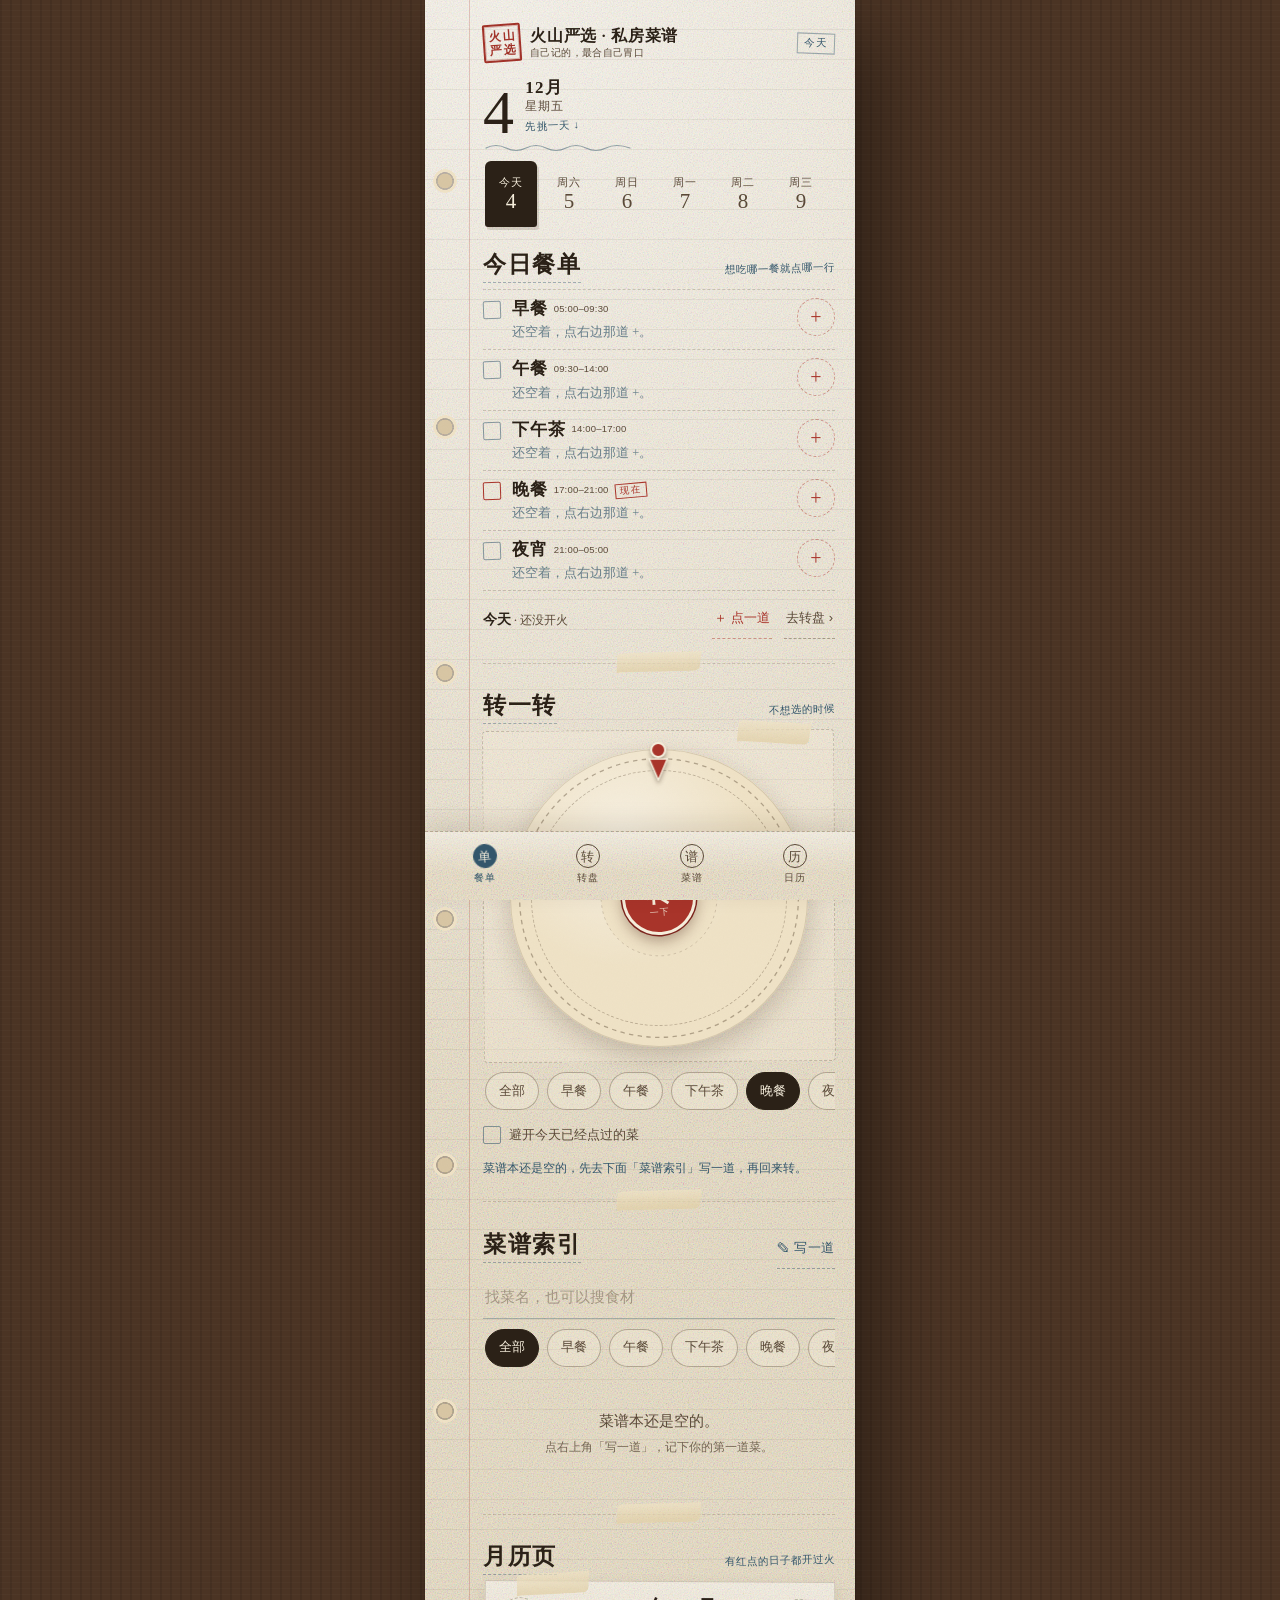
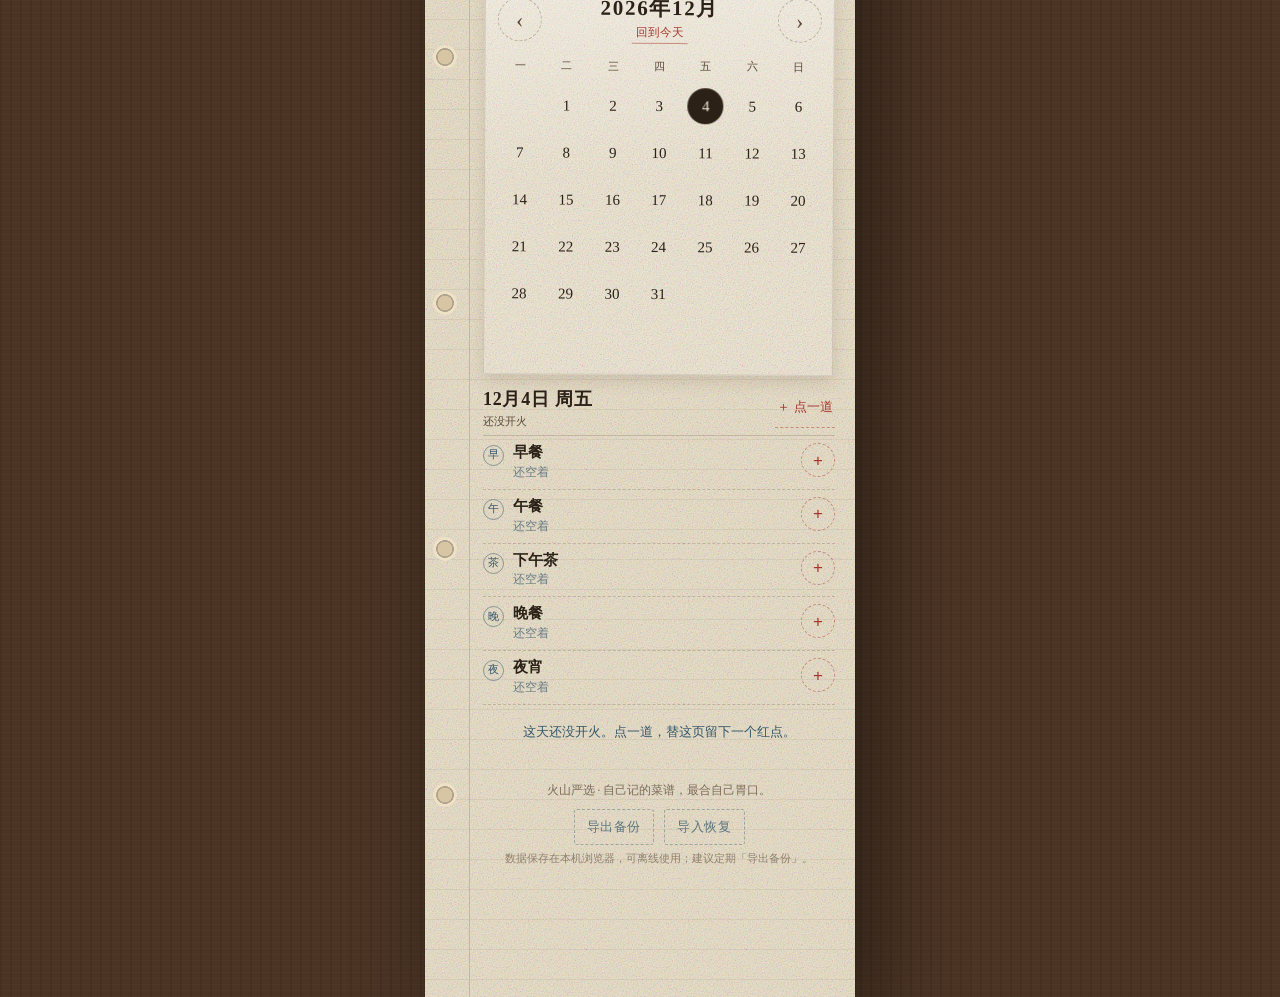
<file: index.html>
<!DOCTYPE html>
<html lang="zh-CN">
<head>
  <meta charset="utf-8">
  <meta name="viewport" content="width=device-width, initial-scale=1, viewport-fit=cover">
  <meta name="theme-color" content="#efe2c6">
  <link rel="icon" href="demo-b/icons/icon-192.png">
  <link rel="manifest" href="demo-b/manifest.webmanifest">
  <meta http-equiv="refresh" content="0; url=demo-b/index.html">
  <title>火山严选 · 手帐食谱本</title>
  <link rel="stylesheet" href="shared/base.css">
  <style>
    body.land-body {
      display: block;
      background-color: var(--kraft-700);
      color: var(--ink);
    }
    .land {
      width: 100%;
      max-width: 480px;
      margin: 0 auto;
      min-height: 100vh;
      min-height: 100dvh;
      display: flex;
      align-items: center;
      justify-content: center;
      padding: 28px 22px;
    }
    .land-card {
      position: relative;
      width: 100%;
      padding: 34px 26px 30px;
      background-color: var(--kraft-100);
      background-image: linear-gradient(180deg, rgba(255, 255, 255, 0.34), transparent 44%),
        var(--noise);
      background-size: auto, 160px 160px;
      box-shadow: var(--shadow);
      text-align: center;
      transform: rotate(-0.4deg);
    }
    .land-card .vs-seal {
      width: 56px;
      height: 56px;
      font-size: 17px;
      margin: 0 auto 16px;
    }
    .land-card h1 {
      font-family: var(--font-hand);
      font-size: 28px;
      letter-spacing: 0.08em;
      margin-bottom: 6px;
    }
    .land-card p {
      color: var(--ink-soft);
      font-family: var(--font-hand);
      font-size: 15px;
      line-height: 1.7;
      margin-bottom: 22px;
    }
    .land-go {
      display: inline-flex;
      align-items: center;
      justify-content: center;
      min-height: 50px;
      padding: 0 26px;
      border: 1.5px solid var(--seal-deep);
      border-radius: 3px;
      background: var(--seal);
      color: var(--kraft-50);
      font-family: var(--font-hand);
      font-size: 18px;
      letter-spacing: 0.08em;
      text-decoration: none;
      box-shadow: 2px 2px 0 rgba(74, 55, 36, 0.18);
    }
    .land-note {
      margin-top: 16px;
      font-size: 11.5px;
      color: var(--ink-soft);
      opacity: 0.8;
    }
  </style>
</head>
<body class="land-body">
  <main class="land">
    <section class="land-card">
      <div class="vs-seal" aria-hidden="true"><span>火</span><span>山</span><span>严</span><span>选</span></div>
      <h1>手帐食谱本</h1>
      <p>自己记的，最合自己胃口。<br>正在打开你的菜谱本…</p>
      <a class="land-go" href="demo-b/index.html">进入食谱本 ›</a>
      <p class="land-note">没有自动跳转？点上面的按钮即可。</p>
    </section>
  </main>
  <script>
    window.location.replace("demo-b/index.html");
  </script>
</body>
</html>
</file>
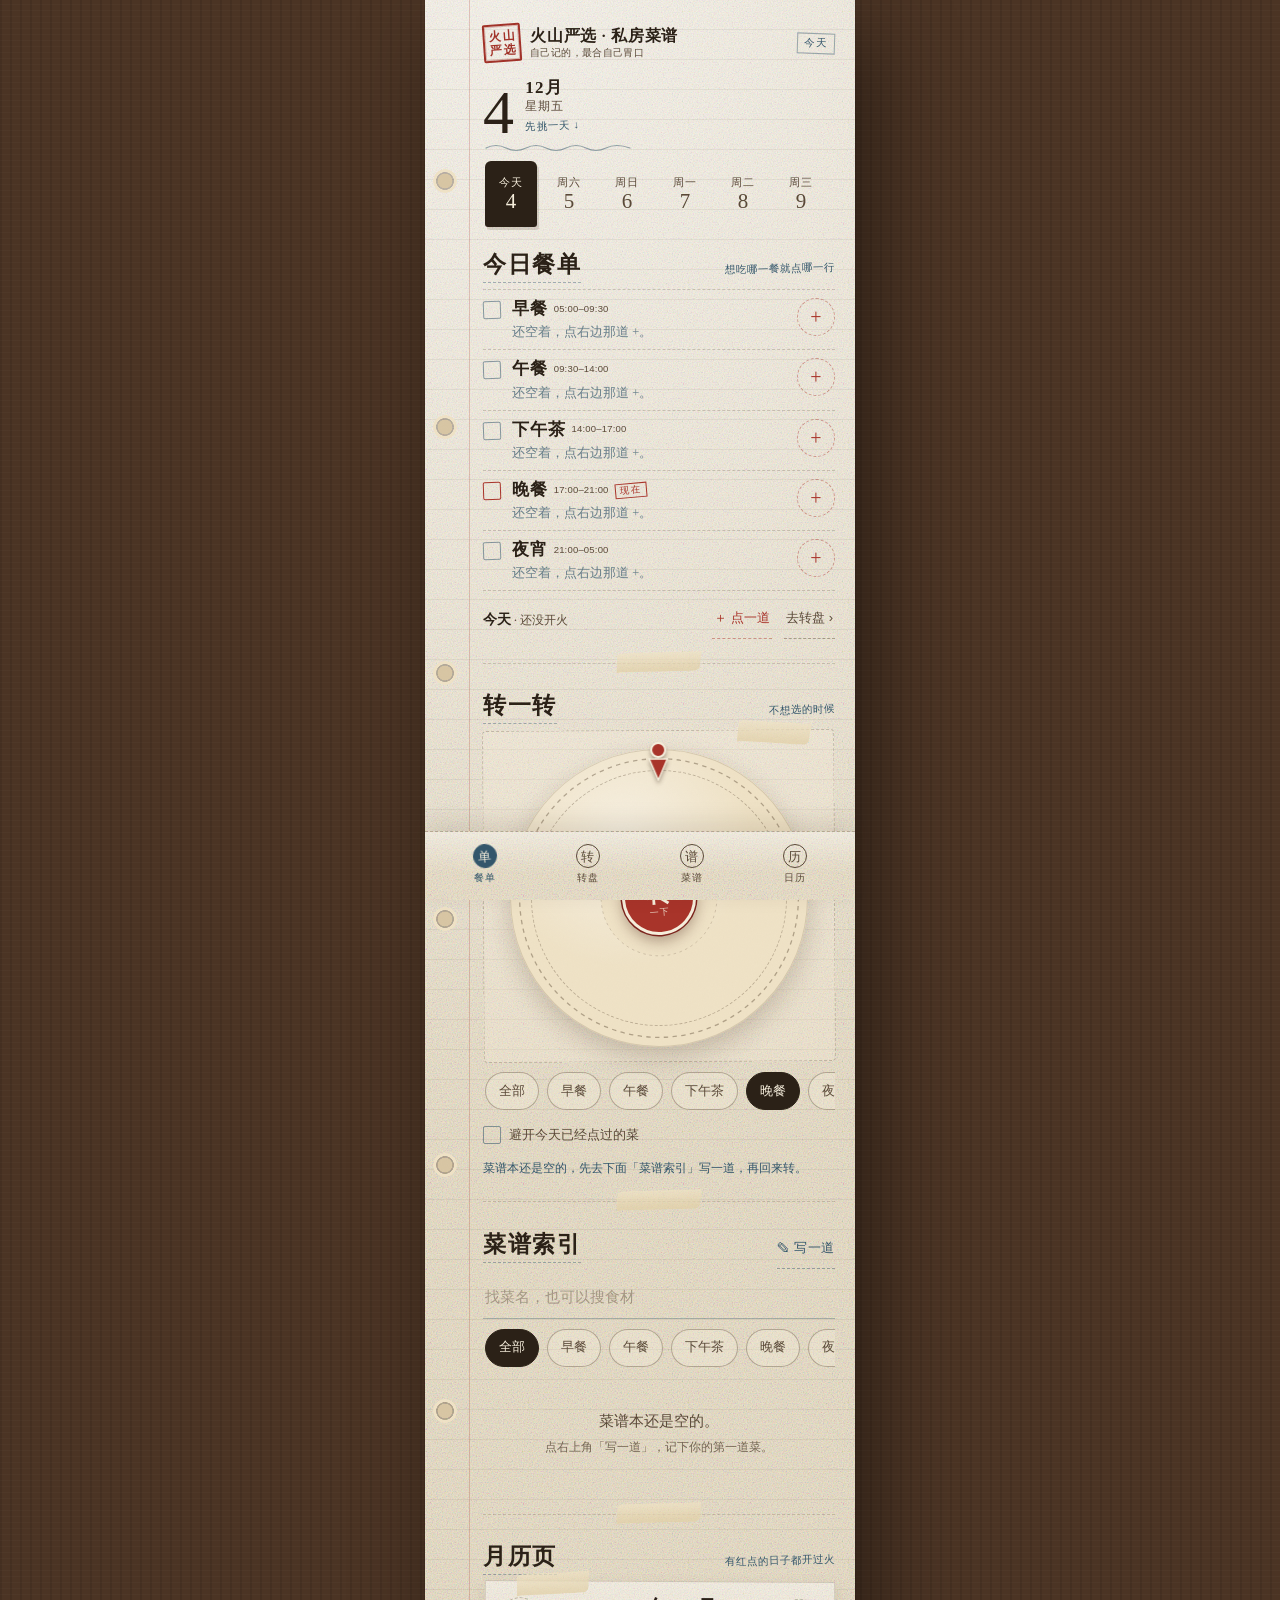
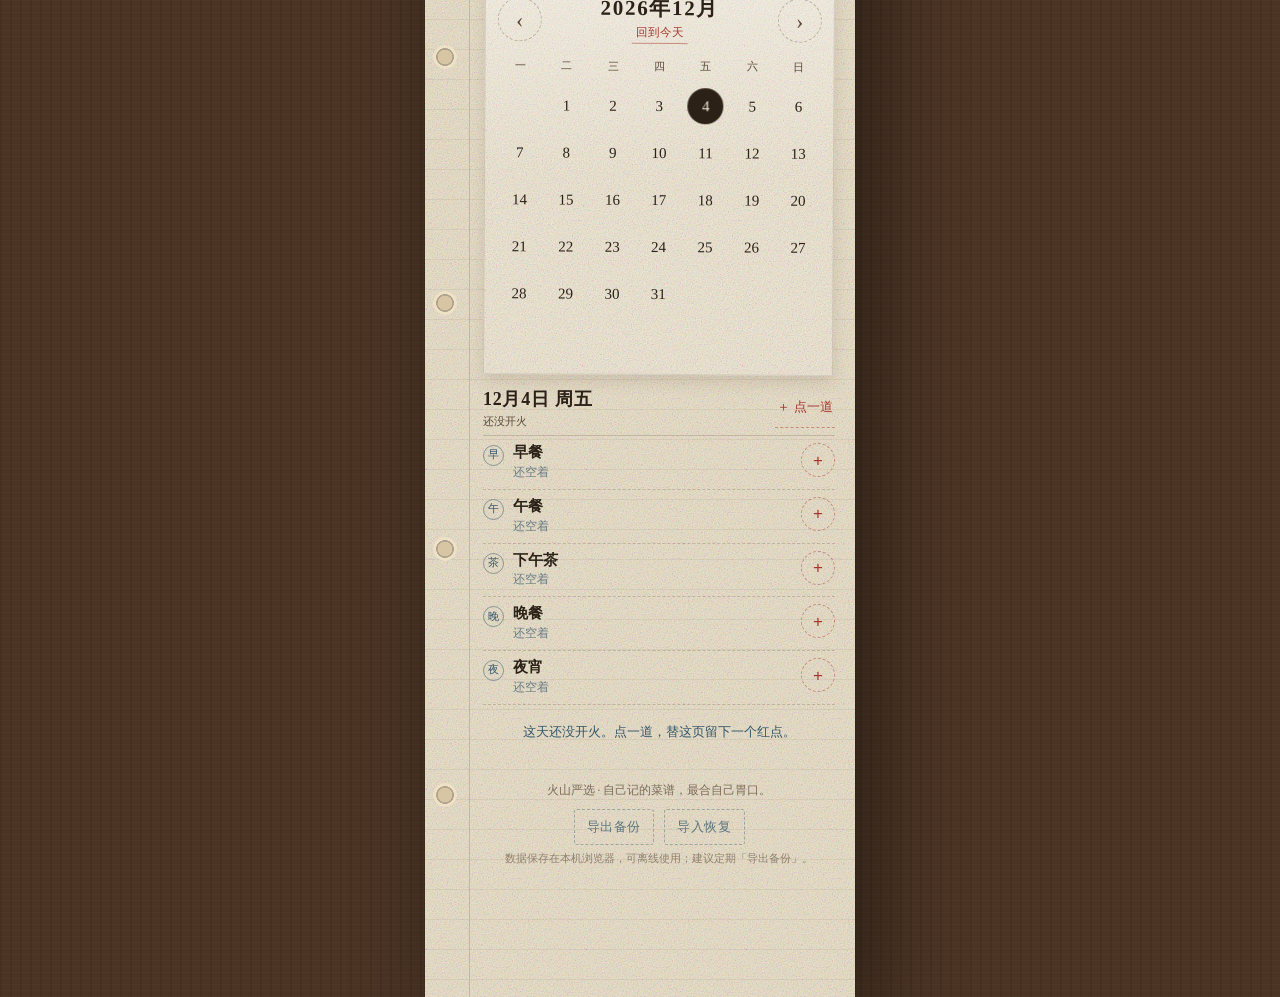
<file: demo-b/index.html>
<!DOCTYPE html>
<html lang="zh-CN" data-demo="b">
<head>
  <meta charset="utf-8">
  <meta name="viewport" content="width=device-width, initial-scale=1, viewport-fit=cover">
  <meta name="theme-color" content="#efe2c6">
  <link rel="icon" href="icons/icon-192.png">
  <link rel="manifest" href="manifest.webmanifest">
  <link rel="apple-touch-icon" href="icons/icon-180.png">
  <meta name="apple-mobile-web-app-capable" content="yes">
  <meta name="mobile-web-app-capable" content="yes">
  <meta name="apple-mobile-web-app-status-bar-style" content="default">
  <meta name="apple-mobile-web-app-title" content="火山严选">
  <title>火山严选 · 手帐食谱本</title>
  <link rel="stylesheet" href="../shared/base.css">
  <link rel="stylesheet" href="style.css">
</head>
<body>
  <div class="b-boot" id="b-boot" role="status" aria-live="polite">
    <span class="b-boot__seal" aria-hidden="true">火</span>
    <span class="b-boot__text">打开本子…</span>
  </div>

  <div class="app app-b">
    <main class="b-book">
      <div class="b-margin" aria-hidden="true"></div>

      <!-- 封面 + 日期 -->
      <header class="b-cover" id="b-today">
        <div class="b-cover__brand">
          <div class="vs-seal" aria-hidden="true"><span>火</span><span>山</span><span>严</span><span>选</span></div>
          <div class="b-cover__titles">
            <span class="b-cover__book">火山严选 · 私房菜谱</span>
            <span class="b-cover__sub">自己记的，最合自己胃口</span>
          </div>
          <span class="b-rel" id="b-rel">今天</span>
        </div>

        <div class="b-dateblock">
          <span class="b-dateblock__day" id="b-day">7</span>
          <div class="b-dateblock__meta">
            <span class="b-dateblock__month" id="b-month">11月</span>
            <span class="b-dateblock__weekday" id="b-weekday">星期五</span>
            <span class="b-dateblock__hint">先挑一天 ↓</span>
          </div>
        </div>
        <svg class="b-squiggle" viewBox="0 0 150 10" aria-hidden="true" focusable="false">
          <path d="M2 6 Q 12 1 22 6 T 42 6 T 62 6 T 82 6 T 102 6 T 122 6 T 146 6" fill="none" stroke="rgba(51,86,107,.5)" stroke-width="1.2" stroke-linecap="round"></path>
        </svg>

        <div class="b-dates" id="b-dates"></div>
        <div class="b-banner is-hidden" id="b-banner"></div>
      </header>

      <!-- 今日餐单 -->
      <section class="b-section" aria-labelledby="b-plan-title">
        <div class="b-secthead">
          <h2 id="b-plan-title">今日餐单</h2>
          <span class="b-secthead__note" id="b-plan-note">想吃哪一餐就点哪一行</span>
        </div>
        <div class="b-menu" id="b-menu"></div>
        <div class="b-planfoot" id="b-planfoot"></div>
      </section>

      <div class="b-divider" aria-hidden="true"><span class="vs-tape"></span></div>

      <!-- 转盘 -->
      <section class="b-section" id="b-wheel" aria-labelledby="b-wheel-title">
        <div class="b-secthead">
          <h2 id="b-wheel-title">转一转</h2>
          <span class="b-secthead__note">不想选的时候</span>
        </div>
        <div class="b-wheelwrap">
          <span class="vs-tape b-wheelwrap__tape" aria-hidden="true"></span>
          <div id="b-wheel-canvas"></div>
        </div>
        <div class="vs-chiprow b-wheel-filters" id="b-wheel-filters" aria-label="转盘候选范围"></div>
        <label class="b-switch">
          <input type="checkbox" id="b-avoid">
          <span class="b-switch__box" aria-hidden="true"></span>
          <span>避开今天已经点过的菜</span>
        </label>
        <div class="b-wheelcand" id="b-wheel-cand"></div>
      </section>

      <div class="b-divider" aria-hidden="true"><span class="vs-tape"></span></div>

      <!-- 菜谱索引 -->
      <section class="b-section" id="b-recipes" aria-labelledby="b-recipes-title">
        <div class="b-secthead">
          <h2 id="b-recipes-title">菜谱索引</h2>
          <button class="b-write" id="b-write" type="button">✎ 写一道</button>
        </div>
        <input class="b-search" id="b-search" type="search" placeholder="找菜名，也可以搜食材" autocomplete="off" aria-label="搜索菜谱">
        <div class="vs-chiprow b-filters" id="b-filters" aria-label="按时段筛选"></div>
        <div class="b-scrap" id="b-grid"></div>
      </section>

      <div class="b-divider" aria-hidden="true"><span class="vs-tape"></span></div>

      <!-- 月历 -->
      <section class="b-section" id="b-calendar-sec" aria-labelledby="b-cal-title">
        <div class="b-secthead">
          <h2 id="b-cal-title">月历页</h2>
          <span class="b-secthead__note">有红点的日子都开过火</span>
        </div>
        <div class="b-calpaper">
          <span class="vs-tape b-calpaper__tape" aria-hidden="true"></span>
          <div id="b-calendar"></div>
        </div>
        <div class="b-daypanel" id="b-daypanel"></div>
      </section>

      <footer class="b-footer">
        <p>火山严选 · 自己记的菜谱，最合自己胃口。</p>
        <div class="b-footdata">
          <button class="b-footdata__btn" id="b-export" type="button">导出备份</button>
          <button class="b-footdata__btn" id="b-import" type="button">导入恢复</button>
          <input class="vs-file-input" id="b-import-file" type="file" accept="application/json,.json">
        </div>
        <p class="b-footdata__hint" id="b-storage-hint"></p>
      </footer>
    </main>

    <nav class="b-dock" aria-label="页面索引">
      <button class="b-dock__btn is-active" type="button" data-target="b-today">
        <span class="b-dock__glyph">单</span>
        <span>餐单</span>
      </button>
      <button class="b-dock__btn" type="button" data-target="b-wheel">
        <span class="b-dock__glyph">转</span>
        <span>转盘</span>
      </button>
      <button class="b-dock__btn" type="button" data-target="b-recipes">
        <span class="b-dock__glyph">谱</span>
        <span>菜谱</span>
      </button>
      <button class="b-dock__btn" type="button" data-target="b-calendar-sec">
        <span class="b-dock__glyph">历</span>
        <span>日历</span>
      </button>
    </nav>
  </div>

  <script src="../shared/store.js"></script>
  <script src="../shared/data.js"></script>
  <script src="../shared/wheel.js"></script>
  <script src="../shared/kit.js"></script>
  <script src="app.js"></script>
  <script>
    if ("serviceWorker" in navigator) {
      // 直接注册（异步且幂等），不依赖 load 事件，避免首启时序竞态
      navigator.serviceWorker.register("sw.js").catch(function () {});
    }
  </script>
</body>
</html>
</file>
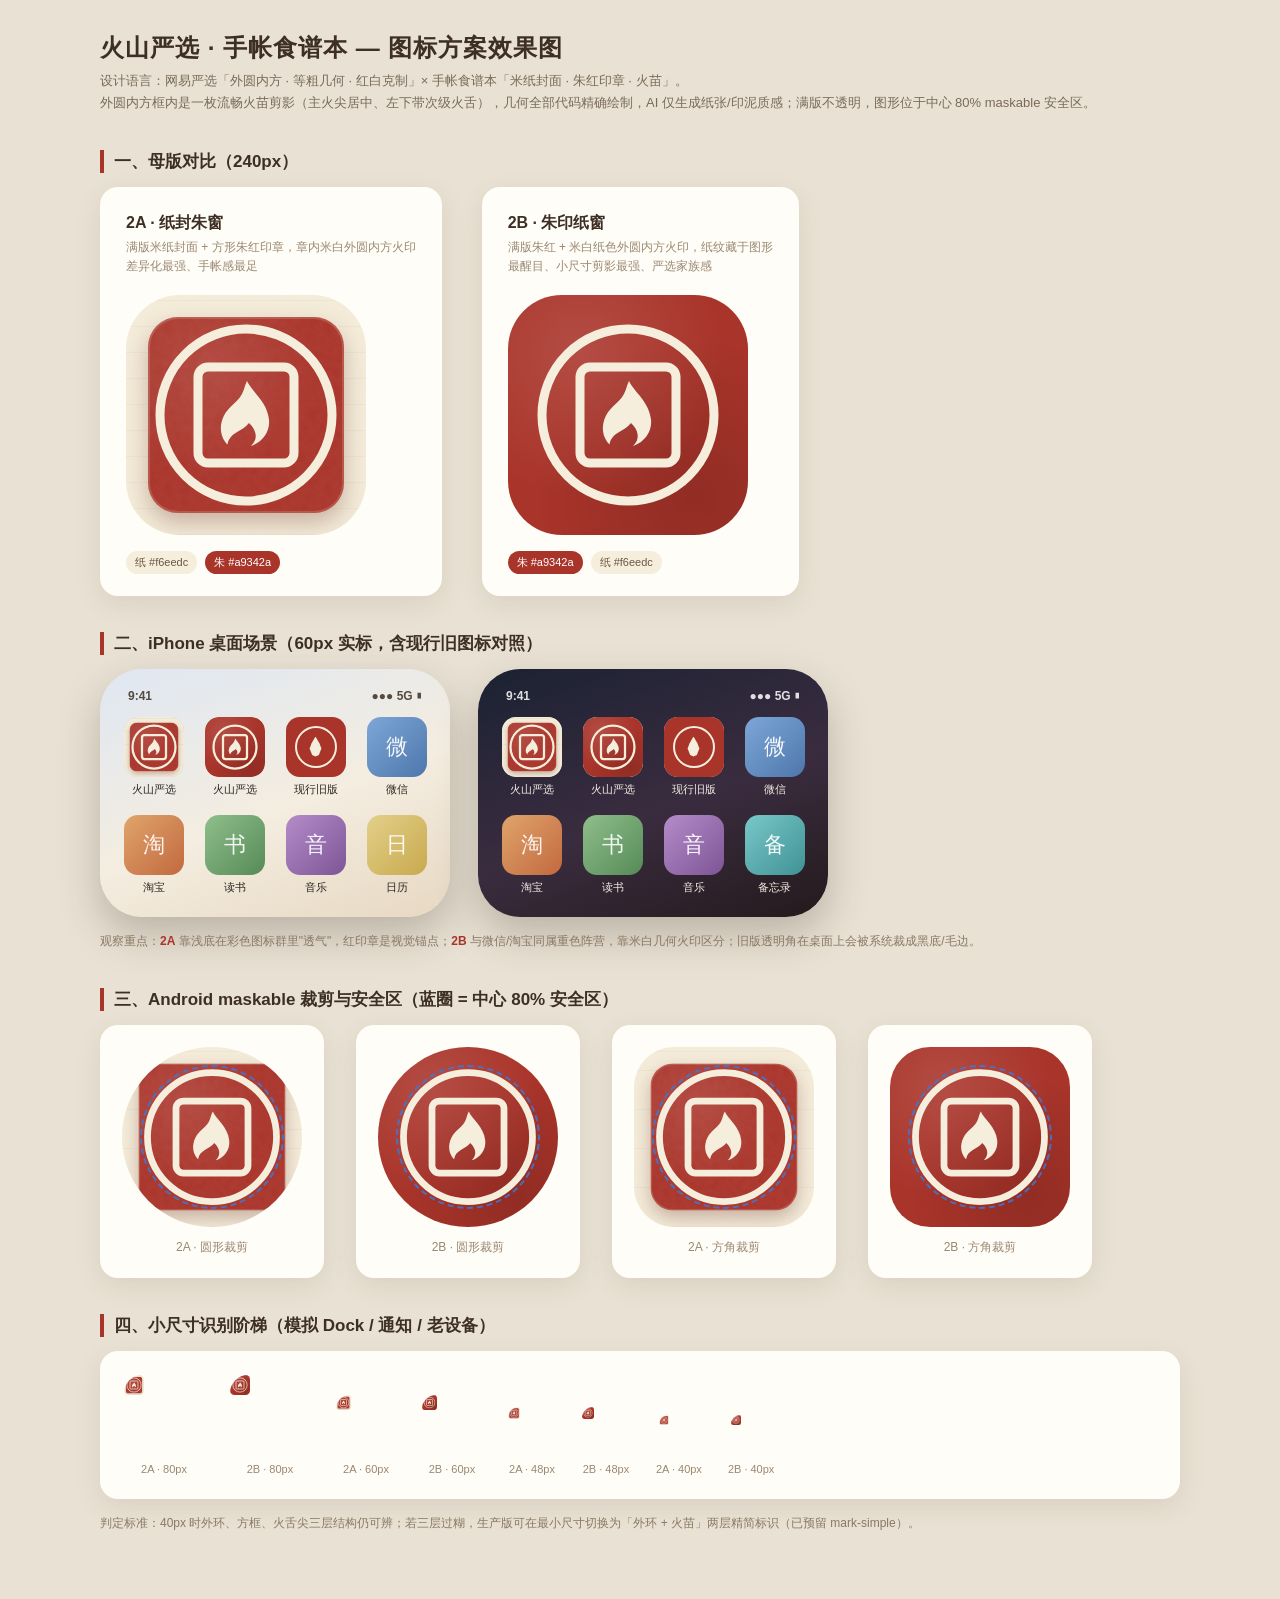
<file: demo-b/icon-concepts.html>
<!doctype html>
<html lang="zh-CN">
<head>
<meta charset="utf-8">
<meta name="viewport" content="width=device-width, initial-scale=1">
<title>火山严选 · 图标方案 2A / 2B 效果图</title>
<style>
  :root{
    --red:#a9342a;
    --paper:#f6eedc;
    --ink:#3d2f24;
  }
  *{box-sizing:border-box;margin:0;padding:0}
  body{
    font-family:-apple-system,"PingFang SC","Hiragino Sans GB","Microsoft YaHei",sans-serif;
    background:#e9e2d4;color:var(--ink);padding:32px 20px 64px;
  }
  .wrap{max-width:1080px;margin:0 auto}
  h1{font-size:24px;letter-spacing:1px;margin-bottom:6px}
  .sub{color:#7a6a58;font-size:13px;margin-bottom:32px;line-height:1.7}
  h2{font-size:17px;margin:36px 0 14px;padding-left:10px;border-left:4px solid var(--red)}

  /* ---------- 纹理 ---------- */
  .paper-tex{
    background-color:var(--paper);
    background-image:
      repeating-linear-gradient(0deg,rgba(120,90,60,.05) 0 1px,transparent 1px 26px),
      url("data:image/svg+xml,%3Csvg xmlns='http://www.w3.org/2000/svg' width='160' height='160'%3E%3Cfilter id='n'%3E%3CfeTurbulence type='fractalNoise' baseFrequency='0.9' numOctaves='2'/%3E%3CfeColorMatrix values='0 0 0 0 0.45 0 0 0 0 0.34 0 0 0 0 0.22 0 0 0 0.06 0'/%3E%3C/filter%3E%3Crect width='160' height='160' filter='url(%23n)'/%3E%3C/svg%3E");
  }
  .grain-tex{
    background-image:url("data:image/svg+xml,%3Csvg xmlns='http://www.w3.org/2000/svg' width='160' height='160'%3E%3Cfilter id='n'%3E%3CfeTurbulence type='fractalNoise' baseFrequency='0.9' numOctaves='2'/%3E%3CfeColorMatrix values='0 0 0 0 1 0 0 0 0 0.95 0 0 0 0 0.85 0 0 0 0.05 0'/%3E%3C/filter%3E%3Crect width='160' height='160' filter='url(%23n)'/%3E%3C/svg%3E");
  }

  /* ---------- 图标母版 ---------- */
  .icon{position:relative;width:240px;height:240px;border-radius:54px;overflow:hidden;flex:none}
  .icon .grain{position:absolute;inset:0;opacity:.5;mix-blend-mode:multiply;z-index:3;pointer-events:none}
  .mark{position:absolute;inset:0;display:grid;place-items:center;z-index:2}
  .mark svg{width:188px;height:188px;display:block}
  #flame rect{fill:currentColor}

  /* 2A：纸封朱窗（米纸底 + 红印章） */
  .icon.a .seal{
    position:absolute;left:50%;top:50%;transform:translate(-50%,-50%);
    width:196px;height:196px;border-radius:30px;
    background:
      radial-gradient(circle at 32% 28%,rgba(255,255,255,.10),transparent 55%),
      var(--red);
    box-shadow:0 10px 22px rgba(90,30,22,.28),inset 0 0 0 2px rgba(246,238,220,.16);
    display:grid;place-items:center;z-index:1;
  }
  .icon.a .seal::after{
    content:"";position:absolute;inset:0;border-radius:30px;
    background-image:url("data:image/svg+xml,%3Csvg xmlns='http://www.w3.org/2000/svg' width='160' height='160'%3E%3Cfilter id='n'%3E%3CfeTurbulence type='fractalNoise' baseFrequency='0.12' numOctaves='3'/%3E%3CfeColorMatrix values='0 0 0 0 1 0 0 0 0 1 0 0 0 0 1 0 0 0 0.10 0'/%3E%3C/filter%3E%3Crect width='160' height='160' filter='url(%23n)'/%3E%3C/svg%3E");
    mix-blend-mode:screen;opacity:.5;pointer-events:none;
  }

  /* 2B：朱印纸窗（满版朱红） */
  .icon.b{
    background:
      radial-gradient(circle at 30% 24%,rgba(255,255,255,.12),transparent 58%),
      radial-gradient(circle at 78% 84%,rgba(0,0,0,.14),transparent 60%),
      var(--red);
  }

  /* ---------- 母版卡片 ---------- */
  .hero-grid{display:flex;gap:40px;flex-wrap:wrap;align-items:flex-start}
  .hero-card{background:#fffdf7;border-radius:18px;padding:26px 26px 22px;box-shadow:0 8px 26px rgba(80,60,40,.10)}
  .hero-card h3{font-size:16px;margin-bottom:4px}
  .hero-card .tag{font-size:12px;color:#9a8871;margin-bottom:18px;line-height:1.6}
  .swatches{display:flex;gap:8px;margin-top:16px}
  .swatches span{font-size:11px;color:#fff;padding:4px 9px;border-radius:20px}

  /* ---------- 桌面场景 ---------- */
  .phones{display:flex;gap:28px;flex-wrap:wrap}
  .phone{
    flex:none;width:350px;border-radius:42px;padding:14px 18px 24px;
    box-shadow:0 18px 40px rgba(50,38,26,.25);
  }
  .phone.light{background:linear-gradient(160deg,#dfe7f2,#f4ede0 55%,#e7d8c2)}
  .phone.dark{background:linear-gradient(160deg,#1b2233,#3a2c3f 55%,#241a1c)}
  .statusbar{display:flex;justify-content:space-between;font-size:12px;font-weight:600;padding:6px 10px 14px;opacity:.85}
  .phone.dark .statusbar{color:#fff}
  .grid4{display:grid;grid-template-columns:repeat(4,1fr);gap:20px 10px;justify-items:center}
  .tile{display:flex;flex-direction:column;align-items:center;gap:7px;width:66px}
  .tile .ic{width:60px;height:60px;border-radius:14px;overflow:hidden;position:relative;background:#ddd2bd}
  .tile label{font-size:11px;line-height:1}
  .phone.light .tile label{color:#2c2620}
  .phone.dark .tile label{color:#f3ede4}
  .ic .icon{position:absolute;top:0;left:0;transform:scale(.25);transform-origin:top left}
  .dummy{display:grid;place-items:center;font-size:22px;color:rgba(255,255,255,.92);width:100%;height:100%}
  .d1{background:linear-gradient(135deg,#7ea7d8,#4d76ab)}.d2{background:linear-gradient(135deg,#e0a46b,#c2693f)}
  .d3{background:linear-gradient(135deg,#8fbf8b,#558a57)}.d4{background:linear-gradient(135deg,#b58cc9,#7d5596)}
  .d5{background:linear-gradient(135deg,#e2d08a,#c9a94e)}.d6{background:linear-gradient(135deg,#79c7c9,#3f9294)}
  /* 现行旧版图标 */
  .ic.old .ph{position:absolute;inset:0;background:var(--red);display:grid;place-items:center}
  .ic.old .ph::before{content:"";width:38px;height:38px;border:2.5px solid var(--paper);border-radius:50%;display:block}
  .ic.old .ph::after{content:"";position:absolute;width:14px;height:20px;background:var(--paper);clip-path:polygon(50% 0,78% 34%,92% 60%,74% 92%,50% 100%,26% 92%,8% 60%,22% 34%)}

  /* ---------- maskable ---------- */
  .mask-row{display:flex;gap:32px;flex-wrap:wrap}
  .mask-card{background:#fffdf7;border-radius:18px;padding:22px;box-shadow:0 8px 26px rgba(80,60,40,.10);text-align:center}
  .crop{width:180px;height:180px;position:relative;margin:0 auto 12px}
  .crop .icon{transform:scale(.75);transform-origin:top left;border-radius:0}
  .crop.circle{border-radius:50%;overflow:hidden}
  .crop.squircle{border-radius:40px;overflow:hidden}
  .crop .safe{position:absolute;left:10%;top:10%;width:80%;height:80%;border-radius:50%;border:2px dashed rgba(60,120,220,.85);z-index:5;pointer-events:none}
  .mask-card p{font-size:12px;color:#9a8871}

  /* ---------- 小尺寸阶梯 ---------- */
  .ladder{display:flex;gap:26px;align-items:flex-end;flex-wrap:wrap;background:#fffdf7;border-radius:18px;padding:24px;box-shadow:0 8px 26px rgba(80,60,40,.10)}
  .lad{display:flex;flex-direction:column;align-items:center;gap:8px}
  .lad .ic{position:relative;overflow:hidden}
  .lad span{font-size:11px;color:#9a8871}
  .note{font-size:12px;color:#8a7862;line-height:1.8;margin-top:14px}
  .note b{color:var(--red)}
</style>
</head>
<body>
<div class="wrap">
  <h1>火山严选 · 手帐食谱本 — 图标方案效果图</h1>
  <p class="sub">
    设计语言：网易严选「外圆内方 · 等粗几何 · 红白克制」× 手帐食谱本「米纸封面 · 朱红印章 · 火苗」。<br>
    外圆内方框内是一枚流畅火苗剪影（主火尖居中、左下带次级火舌），几何全部代码精确绘制，AI 仅生成纸张/印泥质感；满版不透明，图形位于中心 80% maskable 安全区。
  </p>

  <!-- SVG 母版定义：A/B 复用，currentColor 跟随父级 -->
  <svg width="0" height="0" style="position:absolute">
    <defs>
      <!-- 流畅火苗剪影：主火尖居中、左下带次级火舌，经典 fire 轮廓 -->
      <symbol id="flame" viewBox="0 0 64 78">
        <path fill="currentColor" d="
          M32 2
          C37.5 13.5 52 22.5 54 40.5
          C55.3 53 47 63.5 36 67
          C43.5 60 41.5 51 34 44
          C27 53 14.5 53 12.5 65.5
          C5.5 58.5 3.5 47.5 9 36.5
          C13.5 27 25 22.5 28.5 11.5
          C30 7 31 4 32 2 Z"/>
      </symbol>
      <!-- 完整标识：外环 + 内方窗 + 火苗 -->
      <symbol id="mark" viewBox="0 0 188 188">
        <circle cx="94" cy="94" r="86" fill="none" stroke="currentColor" stroke-width="9"/>
        <rect x="46" y="46" width="96" height="96" rx="10" fill="none" stroke="currentColor" stroke-width="9"/>
        <!-- 火苗置于方框内，约 62×76，居中 -->
        <svg x="63" y="58" width="62" height="76"><use href="#flame" x="0" y="0" width="64" height="78"/></svg>
      </symbol>
      <!-- 精简标识：仅外环 + 火苗（去掉内方框，小尺寸更清晰） -->
      <symbol id="mark-simple" viewBox="0 0 188 188">
        <circle cx="94" cy="94" r="86" fill="none" stroke="currentColor" stroke-width="9"/>
        <svg x="57" y="52" width="74" height="90"><use href="#flame" x="0" y="0" width="64" height="78"/></svg>
      </symbol>
    </defs>
  </svg>

  <h2>一、母版对比（240px）</h2>
  <div class="hero-grid">
    <div class="hero-card">
      <h3>2A · 纸封朱窗</h3>
      <p class="tag">满版米纸封面 + 方形朱红印章，章内米白外圆内方火印<br>差异化最强、手帐感最足</p>
      <div class="icon a paper-tex">
        <div class="seal"></div>
        <div class="mark" style="color:var(--paper)"><svg><use href="#mark"/></svg></div>
        <div class="grain grain-tex"></div>
      </div>
      <div class="swatches"><span style="background:#f6eedc;color:#6b5840">纸 #f6eedc</span><span style="background:#a9342a">朱 #a9342a</span></div>
    </div>

    <div class="hero-card">
      <h3>2B · 朱印纸窗</h3>
      <p class="tag">满版朱红 + 米白纸色外圆内方火印，纸纹藏于图形<br>最醒目、小尺寸剪影最强、严选家族感</p>
      <div class="icon b">
        <div class="mark" style="color:var(--paper)"><svg><use href="#mark"/></svg></div>
        <div class="grain grain-tex"></div>
      </div>
      <div class="swatches"><span style="background:#a9342a">朱 #a9342a</span><span style="background:#f6eedc;color:#6b5840">纸 #f6eedc</span></div>
    </div>
  </div>

  <h2>二、iPhone 桌面场景（60px 实标，含现行旧图标对照）</h2>
  <div class="phones">
    <div class="phone light">
      <div class="statusbar"><span>9:41</span><span>●●● 5G ▮</span></div>
      <div class="grid4" id="grid-light"></div>
    </div>
    <div class="phone dark">
      <div class="statusbar"><span>9:41</span><span>●●● 5G ▮</span></div>
      <div class="grid4" id="grid-dark"></div>
    </div>
  </div>
  <p class="note">观察重点：<b>2A</b> 靠浅底在彩色图标群里"透气"，红印章是视觉锚点；<b>2B</b> 与微信/淘宝同属重色阵营，靠米白几何火印区分；旧版透明角在桌面上会被系统裁成黑底/毛边。</p>

  <h2>三、Android maskable 裁剪与安全区（蓝圈 = 中心 80% 安全区）</h2>
  <div class="mask-row" id="mask-row"></div>

  <h2>四、小尺寸识别阶梯（模拟 Dock / 通知 / 老设备）</h2>
  <div class="ladder" id="ladder"></div>
  <p class="note">判定标准：40px 时外环、方框、火舌尖三层结构仍可辨；若三层过糊，生产版可在最小尺寸切换为「外环 + 火苗」两层精简标识（已预留 mark-simple）。</p>
</div>

<script>
function markHTML(variant){
  const seal = variant === 'a' ? '<div class="seal"></div>' : '';
  const tex = variant === 'a' ? 'paper-tex' : '';
  return '<div class="icon ' + variant + ' ' + tex + '" style="position:absolute">' +
    seal +
    '<div class="mark" style="color:var(--paper)"><svg><use href="#mark"/></svg></div>' +
    '<div class="grain grain-tex"></div></div>';
}
function tile(variant, label){
  return '<div class="tile"><div class="ic">' + markHTML(variant) + '</div><label>' + label + '</label></div>';
}
function dummy(cls, t){
  return '<div class="tile"><div class="ic"><div class="dummy ' + cls + '">' + t + '</div></div><label>' +
    ({微:'微信',淘:'淘宝',书:'读书',音:'音乐',日:'日历',备:'备忘录'})[t] + '</label></div>';
}
function oldTile(){
  return '<div class="tile"><div class="ic old"><div class="ph"></div></div><label>现行旧版</label></div>';
}
const lightIcons = [tile('a','火山严选'), tile('b','火山严选'), oldTile(), dummy('d1','微'),
                    dummy('d2','淘'), dummy('d3','书'), dummy('d4','音'), dummy('d5','日')];
const darkIcons  = [tile('a','火山严选'), tile('b','火山严选'), oldTile(), dummy('d1','微'),
                    dummy('d2','淘'), dummy('d3','书'), dummy('d4','音'), dummy('d6','备')];
document.getElementById('grid-light').innerHTML = lightIcons.join('');
document.getElementById('grid-dark').innerHTML = darkIcons.join('');

// maskable
const masks = [['a','circle','2A · 圆形裁剪'],['b','circle','2B · 圆形裁剪'],
               ['a','squircle','2A · 方角裁剪'],['b','squircle','2B · 方角裁剪']];
document.getElementById('mask-row').innerHTML = masks.map(([v, shape, cap]) =>
  '<div class="mask-card"><div class="crop ' + shape + '">' + markHTML(v) + '<div class="safe"></div></div><p>' + cap + '</p></div>'
).join('');

// 小尺寸阶梯
const ladder = document.getElementById('ladder');
[80, 60, 48, 40].forEach(px => {
  ['a','b'].forEach(v => {
    const cell = document.createElement('div');
    cell.className = 'lad';
    cell.innerHTML =
      '<div class="ic" style="width:' + px + 'px;height:' + px + 'px;border-radius:' + Math.round(px * 0.225) + 'px">' +
        '<div style="transform:scale(' + (px / 240) + ');transform-origin:top left;width:240px;height:240px">' + markHTML(v) + '</div>' +
      '</div><span>' + (v === 'a' ? '2A' : '2B') + ' · ' + px + 'px</span>';
    ladder.appendChild(cell);
  });
});
</script>
</body>
</html>
</file>
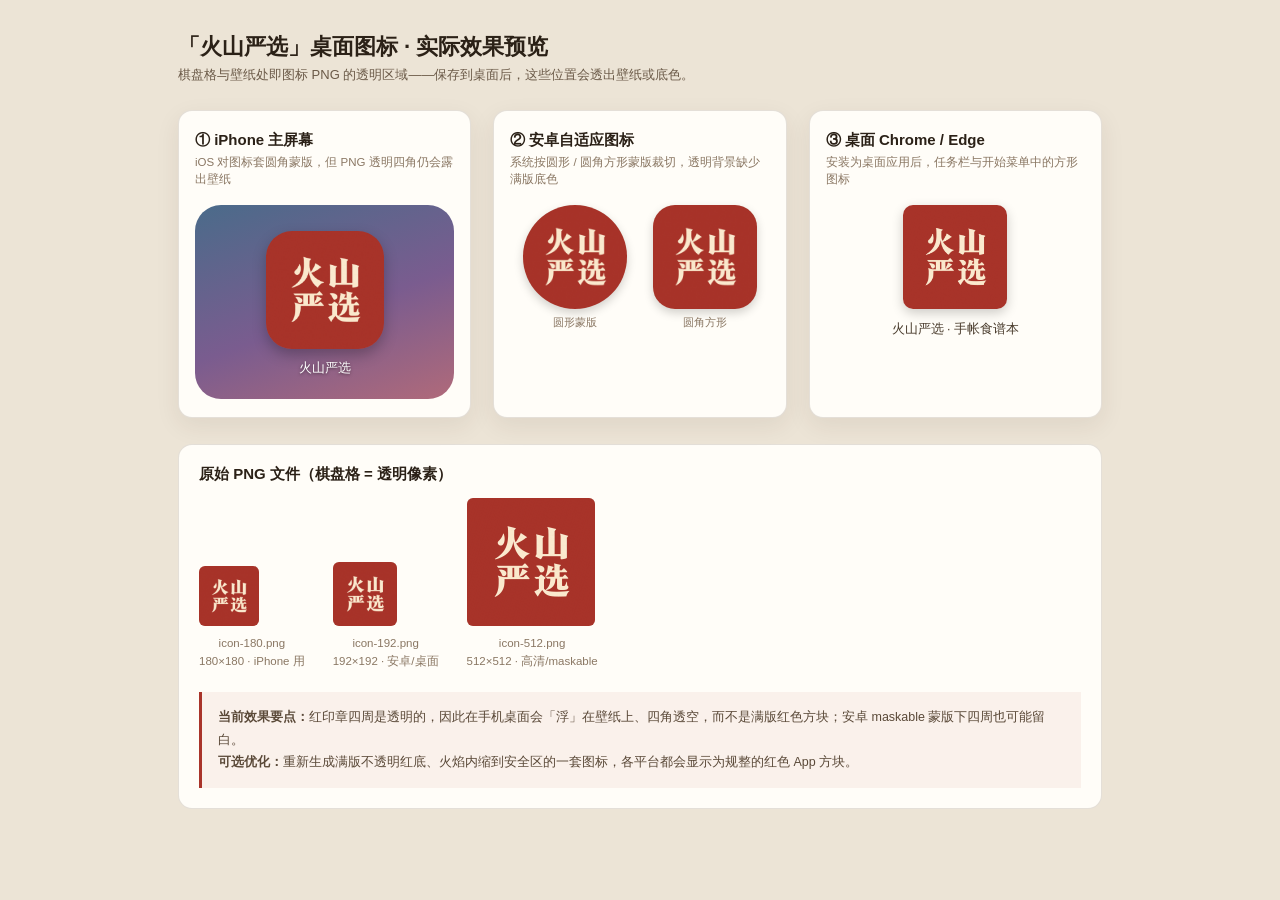
<file: demo-b/icon-preview.html>
<!DOCTYPE html>
<html lang="zh-CN">
<head>
<meta charset="utf-8">
<meta name="viewport" content="width=device-width, initial-scale=1">
<title>图标效果预览 · 火山严选</title>
<style>
  * { box-sizing: border-box; margin: 0; padding: 0; }
  html, body { background: #ece4d6; }
  body {
    font-family: "PingFang SC", "Microsoft YaHei", sans-serif;
    color: #2b2117;
    padding: 32px 28px 40px;
    max-width: 980px;
    margin: 0 auto;
  }
  h1 { font-size: 22px; margin-bottom: 4px; }
  .sub { color: #6b5a48; font-size: 13px; margin-bottom: 26px; }
  .grid { display: grid; grid-template-columns: repeat(3, 1fr); gap: 22px; }
  @media (max-width: 760px) { .grid { grid-template-columns: 1fr; } }
  .card {
    background: #fffdf8;
    border: 1px solid rgba(74,55,36,.15);
    border-radius: 14px;
    padding: 20px 16px 18px;
    box-shadow: 0 8px 24px rgba(60,40,20,.08);
  }
  .card h2 { font-size: 15px; margin-bottom: 4px; }
  .card .cap { font-size: 11.5px; color: #8a7763; margin-bottom: 16px; line-height: 1.5; min-height: 34px; }

  /* 棋盘格：不透明地暴露透明区域 */
  .checker {
    background-color: #f4efe6;
    background-image:
      linear-gradient(45deg, #d9d2c6 25%, transparent 25%),
      linear-gradient(-45deg, #d9d2c6 25%, transparent 25%),
      linear-gradient(45deg, transparent 75%, #d9d2c6 75%),
      linear-gradient(-45deg, transparent 75%, #d9d2c6 75%);
    background-size: 16px 16px;
    background-position: 0 0, 0 8px, 8px -8px, -8px 0;
  }

  .iphone {
    border-radius: 26px;
    padding: 26px 18px 22px;
    background: linear-gradient(160deg, #4a6b8a 0%, #7a5c8f 55%, #b06a7a 100%);
    display: flex; flex-direction: column; align-items: center; gap: 10px;
  }
  .ios-icon { width: 118px; height: 118px; border-radius: 26px; overflow: hidden; box-shadow: 0 6px 14px rgba(0,0,0,.25); }
  .ios-icon img { width: 100%; height: 100%; display: block; }
  .ios-label { color: #fff; font-size: 13px; text-shadow: 0 1px 3px rgba(0,0,0,.5); }

  .android { display: flex; flex-direction: column; align-items: center; gap: 14px; }
  .android-row { display: flex; gap: 26px; }
  .a-mask { width: 104px; height: 104px; overflow: hidden; box-shadow: 0 4px 10px rgba(0,0,0,.18); }
  .a-mask.circle { border-radius: 50%; }
  .a-mask.squircle { border-radius: 22px; }
  .a-mask img { width: 100%; height: 100%; display: block; }
  .a-tag { font-size: 11px; color: #8a7763; text-align: center; margin-top: 6px; }

  .desktop { display: flex; flex-direction: column; align-items: center; gap: 12px; }
  .win-tile { width: 104px; height: 104px; border-radius: 10px; overflow: hidden; box-shadow: 0 4px 12px rgba(0,0,0,.2); background: #fff; }
  .win-tile img { width: 100%; height: 100%; display: block; }
  .desk-label { font-size: 12.5px; color: #4a3c2d; }

  .raw { margin-top: 26px; background: #fffdf8; border: 1px solid rgba(74,55,36,.15); border-radius: 14px; padding: 20px; }
  .raw h2 { font-size: 15px; margin-bottom: 14px; }
  .raw-row { display: flex; gap: 28px; align-items: flex-end; flex-wrap: wrap; }
  .raw-item { text-align: center; }
  .raw-box { border-radius: 6px; overflow: hidden; margin-bottom: 8px; }
  .raw-box img { display: block; }
  .raw-item .meta { font-size: 11.5px; color: #8a7763; line-height: 1.6; }
  .note { margin-top: 22px; padding: 14px 16px; border-left: 3px solid #a9342a; background: rgba(169,52,42,.06); font-size: 12.5px; line-height: 1.8; color: #5a4938; }
</style>
</head>
<body>
  <h1>「火山严选」桌面图标 · 实际效果预览</h1>
  <p class="sub">棋盘格与壁纸处即图标 PNG 的透明区域——保存到桌面后，这些位置会透出壁纸或底色。</p>

  <div class="grid">
    <div class="card">
      <h2>① iPhone 主屏幕</h2>
      <p class="cap">iOS 对图标套圆角蒙版，但 PNG 透明四角仍会露出壁纸</p>
      <div class="iphone">
        <div class="ios-icon"><img src="icons/icon-180.png" alt="iOS 图标"></div>
        <div class="ios-label">火山严选</div>
      </div>
    </div>

    <div class="card">
      <h2>② 安卓自适应图标</h2>
      <p class="cap">系统按圆形 / 圆角方形蒙版裁切，透明背景缺少满版底色</p>
      <div class="android">
        <div class="android-row">
          <div>
            <div class="a-mask circle checker"><img src="icons/icon-512.png" alt="圆形蒙版"></div>
            <p class="a-tag">圆形蒙版</p>
          </div>
          <div>
            <div class="a-mask squircle checker"><img src="icons/icon-512.png" alt="圆角方形蒙版"></div>
            <p class="a-tag">圆角方形</p>
          </div>
        </div>
      </div>
    </div>

    <div class="card">
      <h2>③ 桌面 Chrome / Edge</h2>
      <p class="cap">安装为桌面应用后，任务栏与开始菜单中的方形图标</p>
      <div class="desktop">
        <div class="win-tile checker"><img src="icons/icon-192.png" alt="桌面图标"></div>
        <div class="desk-label">火山严选 · 手帐食谱本</div>
      </div>
    </div>
  </div>

  <div class="raw">
    <h2>原始 PNG 文件（棋盘格 = 透明像素）</h2>
    <div class="raw-row">
      <div class="raw-item">
        <div class="raw-box checker" style="width:60px;height:60px;"><img src="icons/icon-180.png" width="60" height="60"></div>
        <p class="meta">icon-180.png<br>180×180 · iPhone 用</p>
      </div>
      <div class="raw-item">
        <div class="raw-box checker" style="width:64px;height:64px;"><img src="icons/icon-192.png" width="64" height="64"></div>
        <p class="meta">icon-192.png<br>192×192 · 安卓/桌面</p>
      </div>
      <div class="raw-item">
        <div class="raw-box checker" style="width:128px;height:128px;"><img src="icons/icon-512.png" width="128" height="128"></div>
        <p class="meta">icon-512.png<br>512×512 · 高清/maskable</p>
      </div>
    </div>
    <div class="note">
      <strong>当前效果要点：</strong>红印章四周是透明的，因此在手机桌面会「浮」在壁纸上、四角透空，而不是满版红色方块；安卓 maskable 蒙版下四周也可能留白。<br>
      <strong>可选优化：</strong>重新生成满版不透明红底、火焰内缩到安全区的一套图标，各平台都会显示为规整的红色 App 方块。
    </div>
  </div>
</body>
</html>
</file>
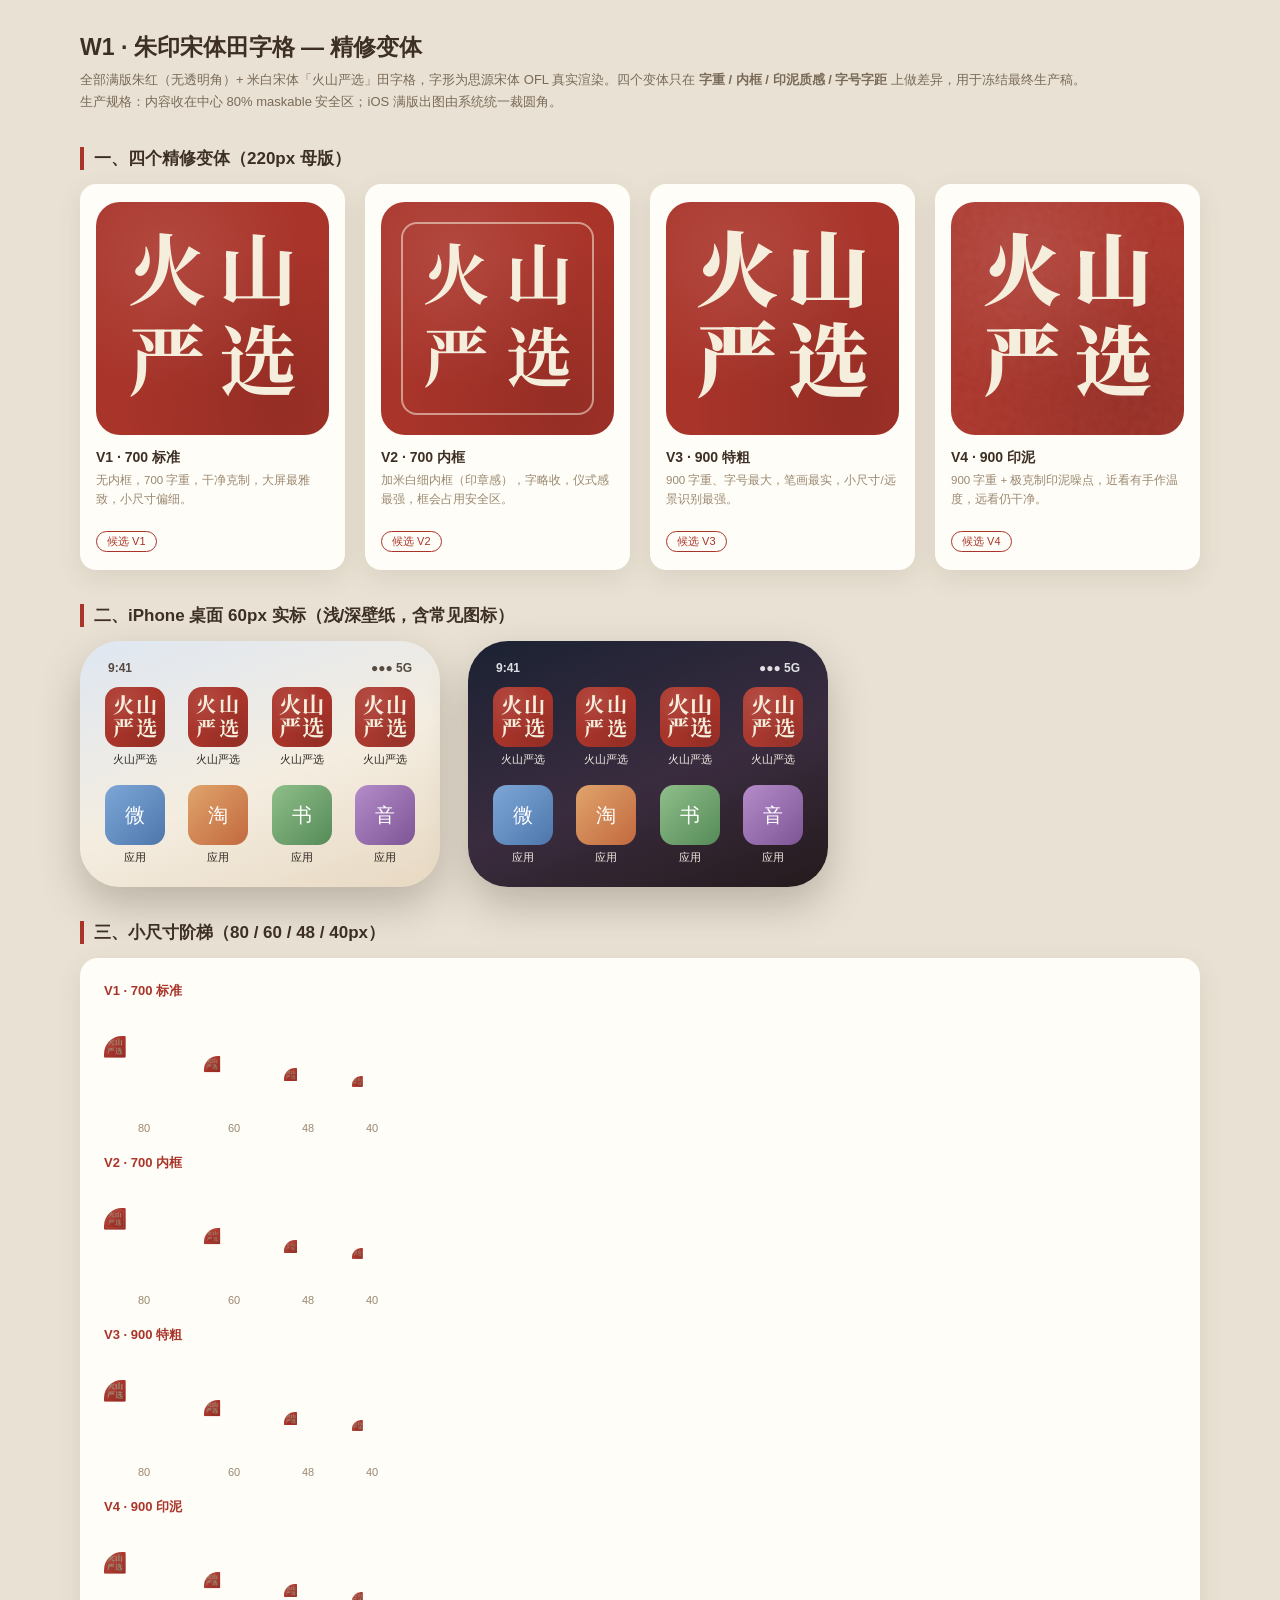
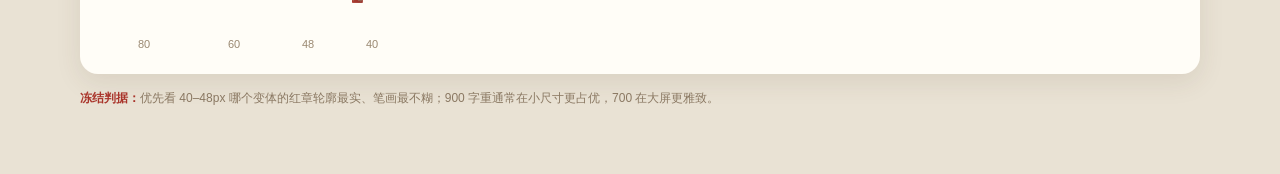
<file: demo-b/icon-w1-refine.html>
<!doctype html>
<html lang="zh-CN">
<head>
<meta charset="utf-8">
<meta name="viewport" content="width=device-width, initial-scale=1">
<title>火山严选 · W1 朱印宋体 精修变体</title>
<style>
  /* 思源宋体 700/900（OFL-1.1），按分片 + unicode-range 加载 */
  @font-face{font-family:"NS7";src:url("fonts/noto-serif-sc-114-700-normal.woff2") format("woff2");unicode-range:U+4E25;font-display:swap}
  @font-face{font-family:"NS7";src:url("fonts/noto-serif-sc-116-700-normal.woff2") format("woff2");unicode-range:U+706B,U+5C71;font-display:swap}
  @font-face{font-family:"NS7";src:url("fonts/noto-serif-sc-117-700-normal.woff2") format("woff2");unicode-range:U+9009;font-display:swap}
  @font-face{font-family:"NS9";src:url("fonts/noto-serif-sc-114-900-normal.woff2") format("woff2");unicode-range:U+4E25;font-display:swap}
  @font-face{font-family:"NS9";src:url("fonts/noto-serif-sc-116-900-normal.woff2") format("woff2");unicode-range:U+706B,U+5C71;font-display:swap}
  @font-face{font-family:"NS9";src:url("fonts/noto-serif-sc-117-900-normal.woff2") format("woff2");unicode-range:U+9009;font-display:swap}

  :root{--red:#a9342a;--red-deep:#8f2a21;--paper:#f6eedc;--ink:#3d2f24}
  *{box-sizing:border-box;margin:0;padding:0}
  body{font-family:"PingFang SC","Microsoft YaHei",sans-serif;background:#e9e2d4;color:var(--ink);padding:32px 20px 64px}
  .wrap{max-width:1120px;margin:0 auto}
  h1{font-size:23px;margin-bottom:6px}
  .sub{color:#7a6a58;font-size:13px;line-height:1.7;margin-bottom:28px}
  h2{font-size:17px;margin:34px 0 14px;padding-left:10px;border-left:4px solid var(--red)}

  /* 印泥微噪点（仅 R4 用，极克制） */
  .seal-grain{background-image:url("data:image/svg+xml,%3Csvg xmlns='http://www.w3.org/2000/svg' width='140' height='140'%3E%3Cfilter id='n'%3E%3CfeTurbulence type='fractalNoise' baseFrequency='0.14' numOctaves='2'/%3E%3CfeColorMatrix values='0 0 0 0 1 0 0 0 0 1 0 0 0 0 1 0 0 0 0.08 0'/%3E%3C/filter%3E%3Crect width='140' height='140' filter='url(%23n)'/%3E%3C/svg%3E")}

  /* ---------- 图标 ---------- */
  .icon{position:relative;width:220px;height:220px;border-radius:50px;overflow:hidden;flex:none;
    background:radial-gradient(circle at 30% 22%,rgba(255,255,255,.10),transparent 56%),
               radial-gradient(circle at 80% 88%,rgba(0,0,0,.12),transparent 60%),var(--red);
    display:grid;place-items:center}
  .icon .grain{position:absolute;inset:0;mix-blend-mode:screen;opacity:.6;pointer-events:none}
  .chars{position:relative;display:grid;grid-template-columns:1fr 1fr;grid-template-rows:1fr 1fr;
    width:100%;height:100%;padding:26px;gap:2px;color:var(--paper)}
  .chars span{display:grid;place-items:center;line-height:1;font-family:"NS7",serif;font-weight:700}
  .v900 .chars span{font-family:"NS9",serif;font-weight:900}
  /* 字块占格比例 */
  .v1 .chars span,.v4 .chars span{font-size:78px}
  .v2 .chars span{font-size:74px}
  .v3 .chars span{font-size:82px}
  /* 内框 */
  .frame::before{content:"";position:absolute;inset:20px;border:2.5px solid rgba(246,238,220,.55);border-radius:16px;pointer-events:none}
  .frame .chars{padding:34px}
  .frame .chars span{font-size:66px}
  .v900.frame .chars span{font-size:70px}

  /* 变体卡片 */
  .grid4{display:grid;grid-template-columns:repeat(4,1fr);gap:20px}
  .card{background:#fffdf7;border-radius:16px;padding:18px 16px;box-shadow:0 8px 24px rgba(80,60,40,.10)}
  .card .icon{margin:0 auto 14px;width:100%;height:auto;aspect-ratio:1/1;border-radius:24px}
  .card h3{font-size:14px;margin-bottom:4px}
  .card p{font-size:11.5px;color:#9a8871;line-height:1.6;min-height:52px}
  .pick{display:inline-block;margin-top:8px;font-size:11px;color:var(--red);border:1px solid var(--red);border-radius:20px;padding:2px 10px}

  /* ---------- 桌面 ---------- */
  .phones{display:flex;gap:28px;flex-wrap:wrap}
  .phone{flex:none;width:360px;border-radius:40px;padding:14px 18px 22px;box-shadow:0 18px 40px rgba(50,38,26,.25)}
  .phone.light{background:linear-gradient(160deg,#dfe7f2,#f4ede0 55%,#e7d8c2)}
  .phone.dark{background:linear-gradient(160deg,#1b2233,#3a2c3f 55%,#241a1c)}
  .statusbar{display:flex;justify-content:space-between;font-size:12px;font-weight:600;padding:6px 10px 12px;opacity:.85}
  .phone.dark .statusbar{color:#fff}
  .gridp{display:grid;grid-template-columns:repeat(4,1fr);gap:18px 10px;justify-items:center}
  .tile{display:flex;flex-direction:column;align-items:center;gap:6px;width:68px}
  .tile .ic{width:60px;height:60px;border-radius:14px;overflow:hidden;position:relative}
  .tile label{font-size:10.5px}.phone.light label{color:#2c2620}.phone.dark label{color:#f3ede4}
  .ic .icon{position:absolute;top:0;left:0;transform:scale(.2727);transform-origin:top left;border-radius:14px}
  .dummy{display:grid;place-items:center;font-size:20px;color:#fff;width:100%;height:100%}
  .d1{background:linear-gradient(135deg,#7ea7d8,#4d76ab)}.d2{background:linear-gradient(135deg,#e0a46b,#c2693f)}
  .d3{background:linear-gradient(135deg,#8fbf8b,#558a57)}.d4{background:linear-gradient(135deg,#b58cc9,#7d5596)}

  /* ---------- 小尺寸阶梯 ---------- */
  .ladder{background:#fffdf7;border-radius:18px;padding:24px;box-shadow:0 8px 26px rgba(80,60,40,.10)}
  .lad-group{display:flex;gap:26px;flex-wrap:wrap;margin-bottom:20px}
  .lad-group:last-child{margin-bottom:0}
  .lad-title{font-size:13px;font-weight:700;color:var(--red);margin-bottom:10px;width:100%}
  .lad-cells{display:flex;gap:20px;align-items:flex-end}
  .lad{display:flex;flex-direction:column;align-items:center;gap:6px}
  .lad .ic{position:relative;overflow:hidden}
  .lad span{font-size:11px;color:#9a8871}
  .note{font-size:12px;color:#8a7862;line-height:1.8;margin-top:14px}
  .note b{color:var(--red)}
</style>
</head>
<body>
<div class="wrap">
  <h1>W1 · 朱印宋体田字格 — 精修变体</h1>
  <p class="sub">
    全部满版朱红（无透明角）+ 米白宋体「火山严选」田字格，字形为思源宋体 OFL 真实渲染。四个变体只在 <b>字重 / 内框 / 印泥质感 / 字号字距</b> 上做差异，用于冻结最终生产稿。<br>
    生产规格：内容收在中心 80% maskable 安全区；iOS 满版出图由系统统一裁圆角。
  </p>

  <h2>一、四个精修变体（220px 母版）</h2>
  <div class="grid4" id="variants"></div>

  <h2>二、iPhone 桌面 60px 实标（浅/深壁纸，含常见图标）</h2>
  <div class="phones">
    <div class="phone light"><div class="statusbar"><span>9:41</span><span>●●● 5G</span></div><div class="gridp" id="grid-light"></div></div>
    <div class="phone dark"><div class="statusbar"><span>9:41</span><span>●●● 5G</span></div><div class="gridp" id="grid-dark"></div></div>
  </div>

  <h2>三、小尺寸阶梯（80 / 60 / 48 / 40px）</h2>
  <div class="ladder" id="ladder"></div>
  <p class="note"><b>冻结判据：</b>优先看 40–48px 哪个变体的红章轮廓最实、笔画最不糊；900 字重通常在小尺寸更占优，700 在大屏更雅致。</p>
</div>

<script>
const TEXT=["火","山","严","选"];
const V=[
  {k:"v1",cls:"v1",t:"V1 · 700 标准",d:"无内框，700 字重，干净克制，大屏最雅致，小尺寸偏细。"},
  {k:"v2",cls:"v2 frame",t:"V2 · 700 内框",d:"加米白细内框（印章感），字略收，仪式感最强，框会占用安全区。"},
  {k:"v3",cls:"v3 v900",t:"V3 · 900 特粗",d:"900 字重、字号最大，笔画最实，小尺寸/远景识别最强。"},
  {k:"v4",cls:"v4 v900",t:"V4 · 900 印泥",d:"900 字重 + 极克制印泥噪点，近看有手作温度，远看仍干净。"}
];
function iconHTML(cls){
  const grain = cls.includes("v4") ? '<div class="grain seal-grain"></div>' : "";
  return '<div class="icon '+cls+'">'+grain+
    '<div class="chars">'+TEXT.map(c=>"<span>"+c+"</span>").join("")+'</div></div>';
}
document.getElementById("variants").innerHTML = V.map(v=>
  '<div class="card">'+iconHTML(v.cls)+'<h3>'+v.t+'</h3><p>'+v.d+'</p><span class="pick">候选 '+v.k.toUpperCase()+'</span></div>').join("");

function tile(cls){return '<div class="tile"><div class="ic">'+iconHTML(cls)+'</div><label>火山严选</label></div>';}
function dummy(c,t){return '<div class="tile"><div class="ic"><div class="dummy '+c+'">'+t+'</div></div><label>应用</label></div>';}
const row=[tile("v1"),tile("v2"),tile("v3"),tile("v4"),dummy("d1","微"),dummy("d2","淘"),dummy("d3","书"),dummy("d4","音")];
document.getElementById("grid-light").innerHTML=row.join("");
document.getElementById("grid-dark").innerHTML=row.join("");

const ladder=document.getElementById("ladder");
V.forEach(v=>{
  const g=document.createElement("div");g.className="lad-group";
  let cells="";
  [80,60,48,40].forEach(px=>{
    cells+='<div class="lad"><div class="ic" style="width:'+px+'px;height:'+px+'px;border-radius:'+Math.round(px*.225)+'px">'+
      '<div style="transform:scale('+(px/220)+');transform-origin:top left;width:220px;height:220px">'+iconHTML(v.cls)+'</div></div><span>'+px+'</span></div>';
  });
  g.innerHTML='<div class="lad-title">'+v.t+'</div><div class="lad-cells">'+cells+"</div>";
  ladder.appendChild(g);
});
</script>
</body>
</html>
</file>
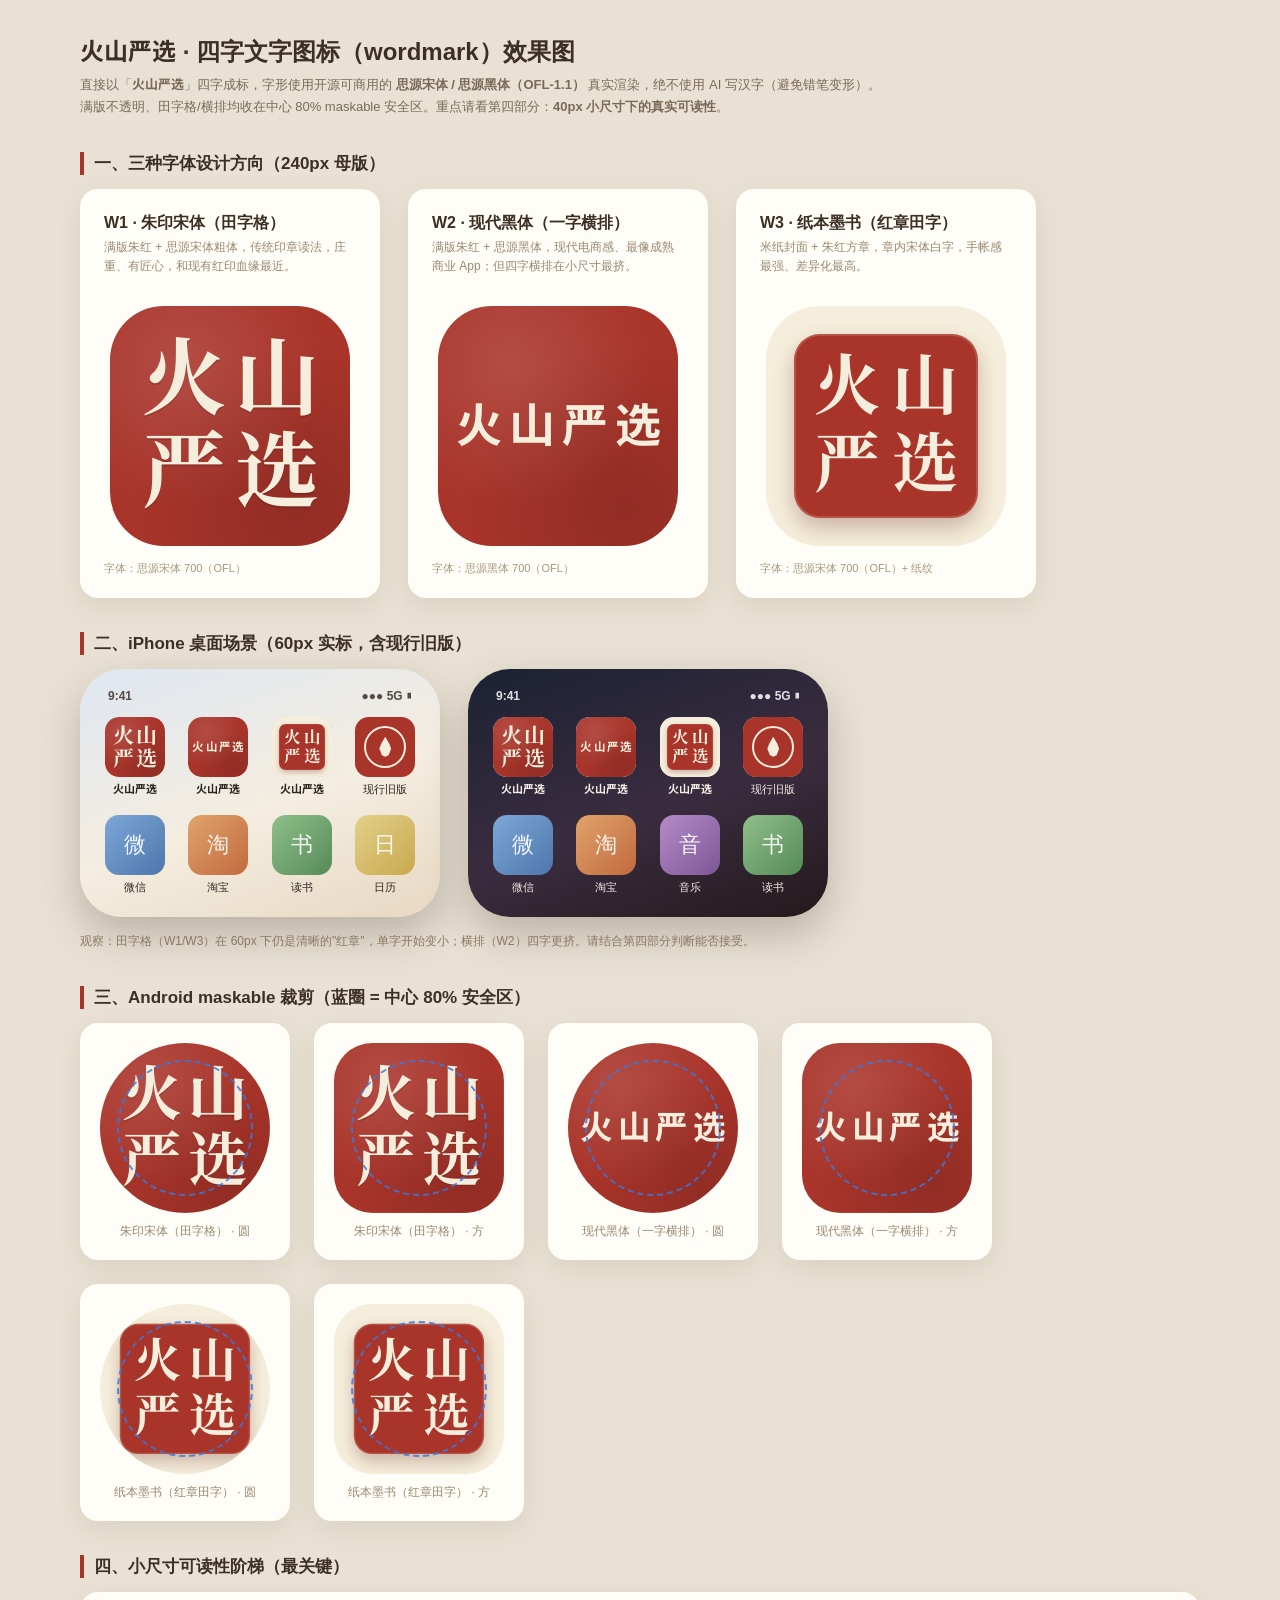
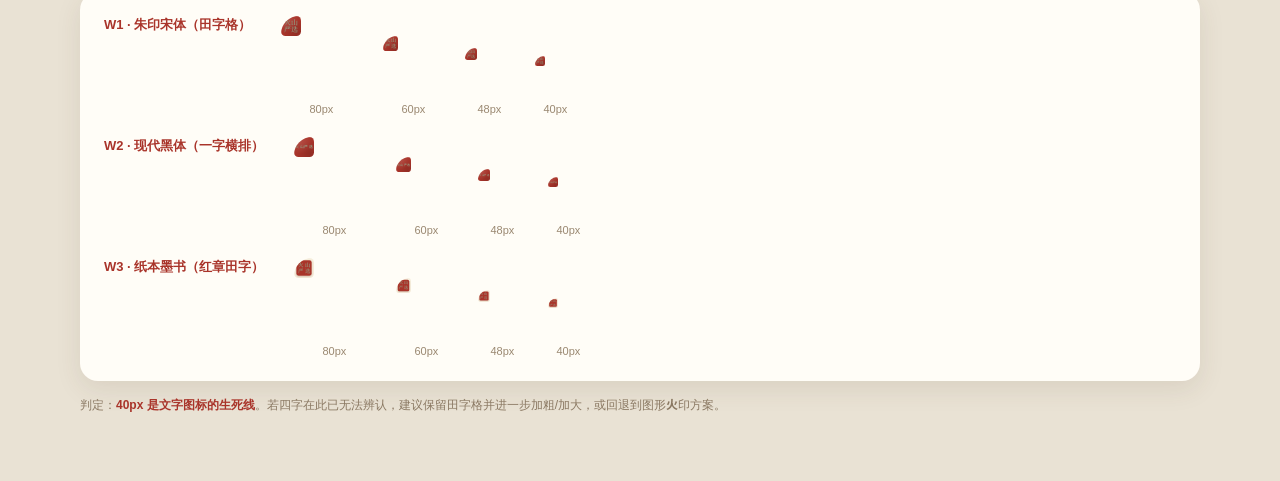
<file: demo-b/icon-wordmark.html>
<!doctype html>
<html lang="zh-CN">
<head>
<meta charset="utf-8">
<meta name="viewport" content="width=device-width, initial-scale=1">
<title>火山严选 · 四字文字图标效果图</title>
<style>
  /* 思源宋体/黑体（OFL-1.1）。每个分片一条 @font-face 并带 unicode-range，
     浏览器按字符自动选片：114=严 U+4E25，116=火/山 U+706B/U+5C71，117=选 U+9009 */
  @font-face{font-family:"Noto Serif SC";font-weight:700;font-style:normal;font-display:swap;
    src:url("fonts/noto-serif-sc-114-700-normal.woff2") format("woff2");unicode-range:U+4E25}
  @font-face{font-family:"Noto Serif SC";font-weight:700;font-style:normal;font-display:swap;
    src:url("fonts/noto-serif-sc-116-700-normal.woff2") format("woff2");unicode-range:U+706B,U+5C71}
  @font-face{font-family:"Noto Serif SC";font-weight:700;font-style:normal;font-display:swap;
    src:url("fonts/noto-serif-sc-117-700-normal.woff2") format("woff2");unicode-range:U+9009}
  @font-face{font-family:"Noto Sans SC";font-weight:700;font-style:normal;font-display:swap;
    src:url("fonts/noto-sans-sc-114-700-normal.woff2") format("woff2");unicode-range:U+4E25}
  @font-face{font-family:"Noto Sans SC";font-weight:700;font-style:normal;font-display:swap;
    src:url("fonts/noto-sans-sc-116-700-normal.woff2") format("woff2");unicode-range:U+706B,U+5C71}
  @font-face{font-family:"Noto Sans SC";font-weight:700;font-style:normal;font-display:swap;
    src:url("fonts/noto-sans-sc-117-700-normal.woff2") format("woff2");unicode-range:U+9009}
  :root{--red:#a9342a;--red-deep:#8f2a21;--paper:#f6eedc;--ink:#3d2f24}
  *{box-sizing:border-box;margin:0;padding:0}
  body{font-family:"Noto Sans SC",-apple-system,"PingFang SC","Microsoft YaHei",sans-serif;
    background:#e9e2d4;color:var(--ink);padding:32px 20px 64px}
  .wrap{max-width:1120px;margin:0 auto}
  h1{font-size:24px;margin-bottom:6px;font-weight:700}
  .sub{color:#7a6a58;font-size:13px;line-height:1.7;margin-bottom:30px}
  h2{font-size:17px;margin:34px 0 14px;padding-left:10px;border-left:4px solid var(--red)}

  .paper-tex{background-color:var(--paper);
    background-image:
      repeating-linear-gradient(0deg,rgba(120,90,60,.05) 0 1px,transparent 1px 26px),
      url("data:image/svg+xml,%3Csvg xmlns='http://www.w3.org/2000/svg' width='160' height='160'%3E%3Cfilter id='n'%3E%3CfeTurbulence type='fractalNoise' baseFrequency='0.9' numOctaves='2'/%3E%3CfeColorMatrix values='0 0 0 0 0.45 0 0 0 0 0.34 0 0 0 0 0.22 0 0 0 0.06 0'/%3E%3C/filter%3E%3Crect width='160' height='160' filter='url(%23n)'/%3E%3C/svg%3E")}

  /* ---------- 图标母版 ---------- */
  .icon{position:relative;width:240px;height:240px;border-radius:54px;overflow:hidden;flex:none;
    display:grid;place-items:center}
  .icon.red{background:
    radial-gradient(circle at 30% 24%,rgba(255,255,255,.12),transparent 58%),
    radial-gradient(circle at 78% 84%,rgba(0,0,0,.14),transparent 60%),var(--red)}
  .icon.paper{background:var(--paper)}
  .chars{display:grid;width:100%;height:100%;padding:30px;gap:6px}
  .chars.t2{grid-template-columns:1fr 1fr;grid-template-rows:1fr 1fr}      /* 田字格 */
  .chars.t1{grid-template-columns:repeat(4,1fr);grid-template-rows:1fr}   /* 一字横排 */
  .chars span{display:grid;place-items:center;line-height:1;font-weight:700;user-select:none}

  /* W1 朱印宋体 · 田字格 */
  .w1 .chars{font-family:"Noto Serif SC",serif;color:var(--paper)}
  .w1 .chars span{font-size:84px;text-shadow:0 2px 0 rgba(0,0,0,.12)}
  /* W2 现代黑体 · 一字横排（4 列均分，字号受列宽约束避免溢出） */
  .w2 .chars{font-family:"Noto Sans SC",sans-serif;color:var(--paper);padding:0 14px;gap:0}
  .w2 .chars span{font-size:46px;letter-spacing:0}
  /* W3 纸本墨书 · 田字格红印 */
  .w3 .inner-seal{width:184px;height:184px;border-radius:26px;background:var(--red);
    display:grid;place-items:center;box-shadow:0 10px 22px rgba(90,30,22,.28),inset 0 0 0 2px rgba(246,238,220,.16)}
  .w3 .chars{padding:16px;gap:4px;width:100%;height:100%;font-family:"Noto Serif SC",serif;color:var(--paper)}
  .w3 .chars span{font-size:66px}

  /* 卡片 */
  .hero-grid{display:flex;gap:28px;flex-wrap:wrap}
  .hero-card{background:#fffdf7;border-radius:18px;padding:24px 24px 20px;box-shadow:0 8px 26px rgba(80,60,40,.10);width:300px}
  .hero-card h3{font-size:16px;margin-bottom:4px}
  .hero-card .tag{font-size:12px;color:#9a8871;line-height:1.6;margin-bottom:16px;min-height:52px}
  .hero-card .icon{margin:0 auto}
  .font-note{font-size:11px;color:#a9987f;margin-top:14px;line-height:1.6}

  /* ---------- 桌面 ---------- */
  .phones{display:flex;gap:28px;flex-wrap:wrap}
  .phone{flex:none;width:360px;border-radius:42px;padding:14px 18px 24px;box-shadow:0 18px 40px rgba(50,38,26,.25)}
  .phone.light{background:linear-gradient(160deg,#dfe7f2,#f4ede0 55%,#e7d8c2)}
  .phone.dark{background:linear-gradient(160deg,#1b2233,#3a2c3f 55%,#241a1c)}
  .statusbar{display:flex;justify-content:space-between;font-size:12px;font-weight:600;padding:6px 10px 14px;opacity:.85}
  .phone.dark .statusbar{color:#fff}
  .grid4{display:grid;grid-template-columns:repeat(4,1fr);gap:20px 10px;justify-items:center}
  .tile{display:flex;flex-direction:column;align-items:center;gap:7px;width:68px}
  .tile .ic{width:60px;height:60px;border-radius:14px;overflow:hidden;position:relative;background:#ddd2bd}
  .tile label{font-size:11px;line-height:1}
  .phone.light .tile label{color:#2c2620}.phone.dark .tile label{color:#f3ede4}
  .ic .icon{position:absolute;top:0;left:0;transform:scale(.25);transform-origin:top left}
  .ic .icon.paper{transform:scale(.25)}
  .dummy{display:grid;place-items:center;font-size:22px;color:rgba(255,255,255,.92);width:100%;height:100%}
  .d1{background:linear-gradient(135deg,#7ea7d8,#4d76ab)}.d2{background:linear-gradient(135deg,#e0a46b,#c2693f)}
  .d3{background:linear-gradient(135deg,#8fbf8b,#558a57)}.d4{background:linear-gradient(135deg,#b58cc9,#7d5596)}
  .d5{background:linear-gradient(135deg,#e2d08a,#c9a94e)}
  .ic.old .ph{position:absolute;inset:0;background:var(--red);display:grid;place-items:center}
  .ic.old .ph::before{content:"";width:38px;height:38px;border:2.5px solid var(--paper);border-radius:50%}
  .ic.old .ph::after{content:"";position:absolute;width:14px;height:20px;background:var(--paper);clip-path:polygon(50% 0,78% 34%,92% 60%,74% 92%,50% 100%,26% 92%,8% 60%,22% 34%)}

  /* ---------- maskable ---------- */
  .mask-row{display:flex;gap:24px;flex-wrap:wrap}
  .mask-card{background:#fffdf7;border-radius:18px;padding:20px;box-shadow:0 8px 26px rgba(80,60,40,.10);text-align:center}
  .crop{width:170px;height:170px;position:relative;margin:0 auto 10px}
  .crop .icon{transform:scale(.708);transform-origin:top left;border-radius:0}
  .crop.circle{border-radius:50%;overflow:hidden}.crop.squircle{border-radius:38px;overflow:hidden}
  .crop .safe{position:absolute;left:10%;top:10%;width:80%;height:80%;border-radius:50%;border:2px dashed rgba(60,120,220,.85);z-index:9;pointer-events:none}
  .mask-card p{font-size:12px;color:#9a8871}

  /* ---------- 小尺寸 ---------- */
  .ladder{background:#fffdf7;border-radius:18px;padding:24px;box-shadow:0 8px 26px rgba(80,60,40,.10)}
  .lad-group{display:flex;gap:30px;flex-wrap:wrap;margin-bottom:22px}
  .lad-group:last-child{margin-bottom:0}
  .lad-title{font-size:13px;font-weight:700;margin-bottom:12px;color:var(--red)}
  .lad-cells{display:flex;gap:22px;align-items:flex-end}
  .lad{display:flex;flex-direction:column;align-items:center;gap:7px}
  .lad .ic{position:relative;overflow:hidden}
  .lad span{font-size:11px;color:#9a8871}
  .note{font-size:12px;color:#8a7862;line-height:1.8;margin-top:14px}
  .note b{color:var(--red)}
</style>
</head>
<body>
<div class="wrap">
  <h1>火山严选 · 四字文字图标（wordmark）效果图</h1>
  <p class="sub">
    直接以「火山严选」四字成标，字形使用开源可商用的 <b>思源宋体 / 思源黑体（OFL-1.1）</b> 真实渲染，绝不使用 AI 写汉字（避免错笔变形）。<br>
    满版不透明、田字格/横排均收在中心 80% maskable 安全区。重点请看第四部分：<b>40px 小尺寸下的真实可读性</b>。
  </p>

  <h2>一、三种字体设计方向（240px 母版）</h2>
  <div class="hero-grid" id="hero"></div>

  <h2>二、iPhone 桌面场景（60px 实标，含现行旧版）</h2>
  <div class="phones">
    <div class="phone light"><div class="statusbar"><span>9:41</span><span>●●● 5G ▮</span></div><div class="grid4" id="grid-light"></div></div>
    <div class="phone dark"><div class="statusbar"><span>9:41</span><span>●●● 5G ▮</span></div><div class="grid4" id="grid-dark"></div></div>
  </div>
  <p class="note">观察：田字格（W1/W3）在 60px 下仍是清晰的"红章"，单字开始变小；横排（W2）四字更挤。请结合第四部分判断能否接受。</p>

  <h2>三、Android maskable 裁剪（蓝圈 = 中心 80% 安全区）</h2>
  <div class="mask-row" id="mask-row"></div>

  <h2>四、小尺寸可读性阶梯（最关键）</h2>
  <div class="ladder" id="ladder"></div>
  <p class="note">判定：<b>40px 是文字图标的生死线</b>。若四字在此已无法辨认，建议保留田字格并进一步加粗/加大，或回退到图形火印方案。</p>
</div>

<script>
const TEXT = ["火","山","严","选"];

// 三种母版的内部结构
function inner(kind){
  if(kind === "w1"){
    return '<div class="icon red w1"><div class="chars t2">' +
      TEXT.map(c=>"<span>"+c+"</span>").join("") + '</div></div>';
  }
  if(kind === "w2"){
    return '<div class="icon red w2"><div class="chars t1">' +
      TEXT.map(c=>"<span>"+c+"</span>").join("") + '</div></div>';
  }
  return '<div class="icon paper paper-tex w3"><div class="inner-seal"><div class="chars t2">' +
    TEXT.map(c=>"<span>"+c+"</span>").join("") + '</div></div></div>';
}

const DIRS = [
  {k:"w1", t:"W1 · 朱印宋体（田字格）", tag:"满版朱红 + 思源宋体粗体，传统印章读法，庄重、有匠心，和现有红印血缘最近。", note:"字体：思源宋体 700（OFL）"},
  {k:"w2", t:"W2 · 现代黑体（一字横排）", tag:"满版朱红 + 思源黑体，现代电商感、最像成熟商业 App；但四字横排在小尺寸最挤。", note:"字体：思源黑体 700（OFL）"},
  {k:"w3", t:"W3 · 纸本墨书（红章田字）", tag:"米纸封面 + 朱红方章，章内宋体白字，手帐感最强、差异化最高。", note:"字体：思源宋体 700（OFL）+ 纸纹"}
];

// 母版卡片
document.getElementById("hero").innerHTML = DIRS.map(d =>
  '<div class="hero-card"><h3>'+d.t+'</h3><p class="tag">'+d.tag+'</p>'+inner(d.k)+
  '<p class="font-note">'+d.note+'</p></div>').join("");

function tile(kind){return '<div class="tile"><div class="ic">'+inner(kind)+'</div><label>火山严选</label></div>';}
function dummy(cls,t,name){return '<div class="tile"><div class="ic"><div class="dummy '+cls+'">'+t+'</div></div><label>'+name+'</label></div>';}
function oldTile(){return '<div class="tile"><div class="ic old"><div class="ph"></div></div><label>现行旧版</label></div>';}
const lightRow=[tile("w1"),tile("w2"),tile("w3"),oldTile(),dummy("d1","微","微信"),dummy("d2","淘","淘宝"),dummy("d3","书","读书"),dummy("d5","日","日历")];
const darkRow =[tile("w1"),tile("w2"),tile("w3"),oldTile(),dummy("d1","微","微信"),dummy("d2","淘","淘宝"),dummy("d4","音","音乐"),dummy("d3","书","读书")];
document.getElementById("grid-light").innerHTML=lightRow.join("");
document.getElementById("grid-dark").innerHTML=darkRow.join("");

// maskable：每个方向出圆形/方角
const masks=[];
DIRS.forEach(d=>{masks.push([d.k,"circle",d.t.split(" · ")[1]+" · 圆"]);masks.push([d.k,"squircle",d.t.split(" · ")[1]+" · 方"]);});
document.getElementById("mask-row").innerHTML=masks.map(([k,shape,cap])=>
  '<div class="mask-card"><div class="crop '+shape+'">'+inner(k)+'<div class="safe"></div></div><p>'+cap+'</p></div>').join("");

// 小尺寸阶梯
const ladder=document.getElementById("ladder");
DIRS.forEach(d=>{
  const g=document.createElement("div");g.className="lad-group";
  let cells="";
  [80,60,48,40].forEach(px=>{
    cells+='<div class="lad"><div class="ic" style="width:'+px+'px;height:'+px+'px;border-radius:'+Math.round(px*.225)+'px">'+
      '<div style="transform:scale('+(px/240)+');transform-origin:top left;width:240px;height:240px">'+inner(d.k)+'</div></div><span>'+px+'px</span></div>';
  });
  g.innerHTML='<div class="lad-title">'+d.t+'</div><div class="lad-cells">'+cells+"</div>";
  ladder.appendChild(g);
});
</script>
</body>
</html>
</file>
<file: shared/base.css>
/* ============================================================
   火山严选 · 共享纸张系统
   tokens / reset / 纸张纹理 / 通用控件 / 弹层 / 转盘 / 日历
   ============================================================ */

:root {
  --kraft-50: #f6eedc;
  --kraft-100: #efe2c6;
  --kraft-200: #e3cfa9;
  --kraft-300: #d2b78c;
  --kraft-500: #b08d60;
  --kraft-700: #7b5b39;

  --ink: #2b2117;
  --ink-soft: #5a4938;
  --line: rgba(74, 55, 36, 0.18);
  --seal: #a9342a;
  --seal-deep: #7c241d;
  --olive: #596a44;
  --mustard: #d0972f;
  --tape: rgba(236, 220, 177, 0.78);
  --shadow: 0 18px 40px rgba(48, 31, 15, 0.26);

  --font-hand: "Kaiti SC", "STKaiti", "KaiTi", "楷体", "FangSong", serif;
  --font-song: "Songti SC", "STSong", "SimSun", "宋体", serif;
  --font-ui: "PingFang SC", "Hiragino Sans GB", "Microsoft YaHei", "微软雅黑", sans-serif;
  --font-num: "Georgia", "Times New Roman", serif;

  --paper: var(--kraft-100);
  --paper-strong: var(--kraft-50);
  --desk: #66584a;
  --noise: url("data:image/svg+xml,%3Csvg xmlns='http://www.w3.org/2000/svg' width='160' height='160'%3E%3Cfilter id='n'%3E%3CfeTurbulence type='fractalNoise' baseFrequency='.8' numOctaves='3' stitchTiles='stitch'/%3E%3C/filter%3E%3Crect width='160' height='160' filter='url(%23n)' opacity='.55'/%3E%3C/svg%3E");
  --ease-sheet: cubic-bezier(0.2, 0.8, 0.2, 1);
}

*,
*::before,
*::after {
  box-sizing: border-box;
}

html {
  -webkit-text-size-adjust: 100%;
  text-size-adjust: 100%;
}

html.vs-lock,
html.vs-lock body {
  overflow: hidden;
}

body {
  margin: 0;
  min-height: 100vh;
  min-height: 100dvh;
  display: flex;
  justify-content: center;
  background-color: var(--desk);
  background-image: var(--desk-image, none);
  color: var(--ink);
  font-family: var(--font-ui);
  font-size: 15px;
  line-height: 1.6;
  -webkit-font-smoothing: antialiased;
}

button,
input,
textarea,
select {
  font: inherit;
  color: inherit;
}

button {
  margin: 0;
  padding: 0;
  border: 0;
  background: none;
  cursor: pointer;
  -webkit-tap-highlight-color: transparent;
  touch-action: manipulation;
}

button:disabled {
  cursor: not-allowed;
}

a {
  color: inherit;
}

img,
svg {
  display: block;
  max-width: 100%;
}

h1,
h2,
h3,
h4,
p {
  margin: 0;
}

ul,
ol {
  margin: 0;
  padding: 0;
  list-style: none;
}

::selection {
  background: rgba(169, 52, 42, 0.22);
}

:focus-visible {
  outline: 2px dashed var(--ink);
  outline-offset: 3px;
}

.vs-sr-only {
  position: absolute !important;
  width: 1px;
  height: 1px;
  padding: 0;
  margin: -1px;
  overflow: hidden;
  clip: rect(0, 0, 0, 0);
  white-space: nowrap;
  border: 0;
}

.is-hidden {
  display: none !important;
}

/* ---------- 应用外壳 ---------- */

.app {
  position: relative;
  isolation: isolate;
  width: 100%;
  max-width: 430px;
  min-height: 100vh;
  min-height: 100dvh;
  overflow-x: clip;
  background-color: var(--paper);
  box-shadow: 0 0 0 1px rgba(0, 0, 0, 0.08), 0 30px 80px rgba(0, 0, 0, 0.35);
}

.app::after {
  content: "";
  position: absolute;
  inset: 0;
  z-index: 60;
  pointer-events: none;
  background-image: var(--noise);
  background-size: 160px 160px;
  opacity: 0.05;
  mix-blend-mode: multiply;
}

@media (max-width: 480px) {
  .app {
    max-width: none;
    box-shadow: none;
  }
}

/* ---------- 纸张与器物 ---------- */

.paper {
  background-color: var(--kraft-100);
  background-image: linear-gradient(180deg, rgba(255, 255, 255, 0.16), transparent 36%),
    var(--noise);
  background-size: auto, 160px 160px;
}

.vs-tape {
  position: absolute;
  width: 74px;
  height: 22px;
  background: linear-gradient(180deg, rgba(240, 228, 197, 0.7), rgba(224, 207, 165, 0.78));
  clip-path: polygon(2% 8%, 8% 0, 94% 4%, 100% 0, 97% 86%, 92% 100%, 5% 95%, 0 100%);
  box-shadow: 0 2px 3px rgba(50, 30, 10, 0.12);
  opacity: 0.95;
  pointer-events: none;
}

.vs-seal {
  display: grid;
  grid-template-columns: repeat(2, 1fr);
  width: 44px;
  height: 44px;
  padding: 3px;
  border: 2px solid var(--seal);
  border-radius: 2px;
  color: var(--seal);
  font-family: var(--font-hand);
  font-size: 14px;
  font-weight: 700;
  line-height: 1;
  transform: rotate(-4deg);
  box-shadow: inset 0 0 0 1px rgba(169, 52, 42, 0.28);
  mix-blend-mode: multiply;
  flex: 0 0 auto;
}

.vs-seal span {
  display: grid;
  place-items: center;
}

.vs-stamp {
  display: inline-flex;
  align-items: center;
  justify-content: center;
  padding: 2px 6px;
  border: 1.5px solid var(--seal);
  border-radius: 2px;
  color: var(--seal);
  font-family: var(--font-hand);
  font-size: 11px;
  letter-spacing: 0.12em;
  transform: rotate(-5deg);
  opacity: 0.9;
  mix-blend-mode: multiply;
  white-space: nowrap;
}

/* ---------- 通用按钮与标签 ---------- */

.vs-btn {
  display: inline-flex;
  align-items: center;
  justify-content: center;
  gap: 8px;
  min-height: 48px;
  padding: 0 18px;
  border: 1.5px solid var(--ink);
  border-radius: 3px;
  background: var(--kraft-50);
  color: var(--ink);
  font-family: var(--font-hand);
  font-size: 17px;
  letter-spacing: 0.06em;
  box-shadow: 2px 2px 0 rgba(74, 55, 36, 0.14);
  transition: transform 0.12s ease, box-shadow 0.12s ease, background 0.15s ease;
}

.vs-btn:active {
  transform: translate(1px, 1px);
  box-shadow: 1px 1px 0 rgba(74, 55, 36, 0.14);
}

.vs-btn--seal {
  background: var(--seal);
  border-color: var(--seal-deep);
  color: var(--kraft-50);
}

.vs-btn--ghost {
  background: transparent;
  border-style: dashed;
  box-shadow: none;
}

.vs-btn--quiet {
  background: transparent;
  border-color: transparent;
  box-shadow: none;
  color: var(--ink-soft);
  min-height: 40px;
  font-size: 14px;
  font-family: var(--font-ui);
  letter-spacing: 0;
}

.vs-btn--sm {
  min-height: 40px;
  padding: 0 12px;
  font-size: 15px;
}

.vs-btn--block {
  width: 100%;
}

.vs-btn:disabled {
  opacity: 0.38;
}

.vs-chip {
  display: inline-flex;
  align-items: center;
  justify-content: center;
  min-height: 38px;
  padding: 0 13px;
  border: 1.2px solid rgba(74, 55, 36, 0.34);
  border-radius: 99px;
  background: rgba(246, 238, 220, 0.32);
  color: var(--ink-soft);
  font-size: 13px;
  white-space: nowrap;
  transition: background 0.15s ease, color 0.15s ease, border-color 0.15s ease;
}

.vs-chip[aria-pressed="true"] {
  background: var(--ink);
  border-color: var(--ink);
  color: var(--kraft-50);
}

.vs-chip--seal[aria-pressed="true"] {
  background: var(--seal);
  border-color: var(--seal);
}

.vs-chiprow {
  display: flex;
  gap: 8px;
  overflow-x: auto;
  padding: 2px;
  scrollbar-width: none;
}

.vs-chiprow::-webkit-scrollbar {
  display: none;
}

.vs-link {
  display: inline-flex;
  align-items: center;
  gap: 4px;
  min-height: 40px;
  padding: 0 2px;
  color: var(--ink-soft);
  font-size: 13px;
  border-bottom: 1px dashed rgba(74, 55, 36, 0.4);
}

.vs-link--seal {
  color: var(--seal);
  border-color: rgba(169, 52, 42, 0.45);
}

/* ---------- 表单基础 ---------- */

.vs-input,
.vs-textarea {
  width: 100%;
  min-height: 44px;
  padding: 8px 2px;
  border: 0;
  border-bottom: 1.5px solid var(--line);
  border-radius: 0;
  background: transparent;
  font-family: var(--font-ui);
  font-size: 16px;
  color: var(--ink);
}

.vs-input::placeholder,
.vs-textarea::placeholder {
  color: rgba(90, 73, 56, 0.42);
}

.vs-input:focus,
.vs-textarea:focus {
  outline: none;
  border-color: var(--ink);
}

.vs-input:focus-visible,
.vs-textarea:focus-visible {
  outline: none;
  border-color: var(--ink);
  box-shadow: 0 2px 0 rgba(43, 33, 23, 0.25);
}

.vs-textarea {
  min-height: 74px;
  padding: 10px 12px;
  border: 1.5px dashed rgba(74, 55, 36, 0.3);
  background: rgba(255, 255, 255, 0.14);
  line-height: 1.6;
  resize: vertical;
}

.vs-field {
  display: flex;
  flex-direction: column;
  gap: 6px;
}

.vs-field__label {
  font-family: var(--font-hand);
  font-size: 15px;
  letter-spacing: 0.05em;
}

.vs-field__hint {
  font-size: 11.5px;
  color: var(--ink-soft);
}

.vs-field__error {
  font-size: 12px;
  color: var(--seal-deep);
}

.vs-form {
  display: flex;
  flex-direction: column;
  gap: 18px;
  padding-bottom: 6px;
}

/* ---------- 日期条 ---------- */

.vs-datestrip {
  display: flex;
  gap: 6px;
  overflow-x: auto;
  padding: 4px 2px 8px;
  scrollbar-width: none;
  scroll-snap-type: x proximity;
  -webkit-overflow-scrolling: touch;
}

.vs-datestrip::-webkit-scrollbar {
  display: none;
}

.vs-datestrip__day {
  position: relative;
  flex: 0 0 52px;
  min-height: 66px;
  display: flex;
  flex-direction: column;
  align-items: center;
  justify-content: center;
  gap: 2px;
  border: 1.2px dashed transparent;
  border-radius: 6px 6px 3px 3px;
  background: transparent;
  color: var(--ink-soft);
  scroll-snap-align: center;
}

.vs-datestrip__day.is-today:not(.is-active) {
  border-color: rgba(74, 55, 36, 0.38);
}

.vs-datestrip__day.is-active {
  background: var(--ink);
  border-color: var(--ink);
  color: var(--kraft-50);
  box-shadow: 2px 3px 0 rgba(74, 55, 36, 0.16);
}

.vs-datestrip__wd {
  font-size: 11px;
  letter-spacing: 0.05em;
  line-height: 1.2;
}

.vs-datestrip__num {
  font-family: var(--font-num);
  font-size: 21px;
  line-height: 1;
  font-variant-numeric: tabular-nums;
}

.vs-datestrip__dot {
  position: absolute;
  bottom: 6px;
  width: 4px;
  height: 4px;
  border-radius: 50%;
  background: var(--seal);
}

.vs-datestrip__day.is-active .vs-datestrip__dot {
  background: var(--kraft-50);
}

/* ---------- 日历 ---------- */

.vs-cal__head {
  display: flex;
  align-items: center;
  justify-content: space-between;
  gap: 6px;
  margin-bottom: 8px;
}

.vs-cal__nav {
  width: 44px;
  height: 44px;
  display: grid;
  place-items: center;
  border: 1.2px dashed rgba(74, 55, 36, 0.32);
  border-radius: 50%;
  font-family: var(--font-hand);
  font-size: 22px;
  color: var(--ink-soft);
}

.vs-cal__center {
  display: flex;
  flex-direction: column;
  align-items: center;
  gap: 1px;
}

.vs-cal__title {
  font-family: var(--font-hand);
  font-size: 21px;
  font-weight: 700;
  letter-spacing: 0.08em;
  line-height: 1.2;
}

.vs-cal__today {
  min-height: 22px;
  padding: 0 4px;
  color: var(--seal);
  font-size: 11.5px;
  border-bottom: 1px solid rgba(169, 52, 42, 0.5);
}

.vs-cal__grid {
  display: grid;
  grid-template-columns: repeat(7, 1fr);
  gap: 1px;
}

.vs-cal__wd {
  padding: 6px 0;
  color: var(--ink-soft);
  font-size: 11px;
  text-align: center;
}

.vs-cal__day {
  position: relative;
  min-height: 46px;
  display: grid;
  place-items: center;
  border-radius: 6px;
}

.vs-cal__num {
  width: 36px;
  height: 36px;
  display: grid;
  place-items: center;
  border-radius: 50%;
  font-family: var(--font-num);
  font-size: 15px;
  font-variant-numeric: tabular-nums;
}

.vs-cal__day.is-today .vs-cal__num {
  box-shadow: inset 0 0 0 1.5px var(--ink);
}

.vs-cal__day.is-selected .vs-cal__num {
  background: var(--ink);
  color: var(--kraft-50);
  box-shadow: none;
}

.vs-cal__dot {
  position: absolute;
  bottom: 3px;
  width: 4px;
  height: 4px;
  border-radius: 50%;
  background: var(--seal);
}

.vs-cal__day.is-selected .vs-cal__dot {
  background: var(--kraft-50);
}

.vs-cal__day.is-other {
  opacity: 0.3;
}

/* ---------- 餐次选择 ---------- */

.vs-slots {
  display: flex;
  flex-direction: column;
  gap: 8px;
}

.vs-slotrow {
  display: flex;
  align-items: center;
  gap: 12px;
  width: 100%;
  min-height: 58px;
  padding: 8px 10px;
  border: 1.2px solid rgba(74, 55, 36, 0.2);
  border-radius: 5px;
  background: rgba(255, 255, 255, 0.14);
  text-align: left;
}

.vs-slotrow__glyph {
  flex: 0 0 auto;
  width: 38px;
  height: 38px;
  display: grid;
  place-items: center;
  border: 1.5px solid var(--ink-soft);
  border-radius: 50%;
  font-family: var(--font-hand);
  font-size: 18px;
}

.vs-slotrow__main {
  flex: 1;
  min-width: 0;
}

.vs-slotrow__name {
  display: flex;
  align-items: center;
  gap: 6px;
  font-family: var(--font-hand);
  font-size: 17px;
  line-height: 1.3;
}

.vs-slotrow__meta {
  font-size: 12px;
  color: var(--ink-soft);
  line-height: 1.4;
}

.vs-slotrow__now {
  padding: 1px 4px;
  border: 1px solid currentColor;
  border-radius: 2px;
  color: var(--seal);
  font-family: var(--font-ui);
  font-size: 9.5px;
  letter-spacing: 0.05em;
}

.vs-slotrow__arrow {
  flex: 0 0 auto;
  color: var(--ink-soft);
  font-size: 20px;
  line-height: 1;
}

.vs-slotrow.is-preselect {
  border-color: var(--seal);
  background: rgba(169, 52, 42, 0.06);
}

/* ---------- 选菜面板 ---------- */

.vs-picker {
  display: flex;
  flex-direction: column;
  gap: 10px;
}

.vs-picker__tools {
  display: flex;
  flex-direction: column;
  gap: 10px;
}

.vs-picker__segment {
  display: flex;
  border: 1.2px solid rgba(74, 55, 36, 0.26);
  border-radius: 4px;
  overflow: hidden;
}

.vs-picker__segment button {
  flex: 1;
  min-height: 40px;
  padding: 0 8px;
  font-size: 13px;
  color: var(--ink-soft);
}

.vs-picker__segment button[aria-pressed="true"] {
  background: var(--ink);
  color: var(--kraft-50);
}

.vs-picklist {
  display: flex;
  flex-direction: column;
}

.vs-pick {
  display: flex;
  align-items: center;
  gap: 12px;
  width: 100%;
  min-height: 66px;
  padding: 8px 4px;
  border-bottom: 1px dashed var(--line);
  text-align: left;
}

.vs-pick__art {
  flex: 0 0 auto;
  width: 52px;
  height: 52px;
}

.vs-pick__main {
  flex: 1;
  min-width: 0;
}

.vs-pick__name {
  font-family: var(--font-hand);
  font-size: 16.5px;
  line-height: 1.3;
  white-space: nowrap;
  overflow: hidden;
  text-overflow: ellipsis;
}

.vs-pick__meta {
  font-size: 11.5px;
  color: var(--ink-soft);
  line-height: 1.4;
}

.vs-pick__check {
  flex: 0 0 auto;
  width: 26px;
  height: 26px;
  display: grid;
  place-items: center;
  border: 1.5px solid var(--ink-soft);
  border-radius: 50%;
  color: transparent;
  font-size: 14px;
  line-height: 1;
}

.vs-pick.is-on {
  background: rgba(169, 52, 42, 0.055);
}

.vs-pick.is-on .vs-pick__check {
  background: var(--seal);
  border-color: var(--seal);
  color: var(--kraft-50);
}

.vs-empty {
  padding: 26px 14px;
  color: var(--ink-soft);
  font-family: var(--font-hand);
  font-size: 15px;
  text-align: center;
  line-height: 1.7;
}

.vs-empty small {
  display: block;
  margin-top: 4px;
  font-family: var(--font-ui);
  font-size: 11.5px;
  opacity: 0.8;
}

/* ---------- 菜品插图 ---------- */

.vs-art {
  position: relative;
  display: grid;
  place-items: center;
  overflow: hidden;
  border-radius: 3px;
  background-color: var(--tint, #e3cfa9);
  background-image: linear-gradient(160deg, rgba(255, 255, 255, 0.4), transparent 55%),
    var(--noise);
  background-size: auto, 120px 120px;
}

.vs-art::before {
  content: "";
  position: absolute;
  inset: 13%;
  border: 1.5px solid rgba(74, 55, 36, 0.16);
  border-radius: 50%;
  transform: rotate(-8deg);
}

.vs-art::after {
  content: "";
  position: absolute;
  inset: 5%;
  border: 1px dashed rgba(255, 255, 255, 0.38);
  border-radius: 50%;
  transform: rotate(5deg);
}

.vs-art__emoji {
  position: relative;
  z-index: 1;
  font-size: var(--art-size, 42px);
  line-height: 1;
  transform: rotate(-3deg);
  filter: saturate(0.92) contrast(0.96);
  text-shadow: 0 2px 0 rgba(255, 255, 255, 0.28);
}

.vs-art img {
  position: absolute;
  inset: 0;
  width: 100%;
  height: 100%;
  object-fit: cover;
}

.vs-art--photo::before,
.vs-art--photo::after {
  display: none;
}

/* ---------- 底部弹层 ---------- */

.vs-scrim {
  position: fixed;
  inset: 0;
  z-index: 120;
  background: rgba(34, 23, 12, 0.52);
  opacity: 0;
  transition: opacity 0.24s ease;
}

.vs-scrim.is-open {
  opacity: 1;
}

.vs-sheet {
  position: fixed;
  left: 50%;
  bottom: 0;
  z-index: 121;
  width: min(100%, 430px);
  max-height: 90vh;
  max-height: 90dvh;
  display: flex;
  flex-direction: column;
  transform: translate(-50%, 104%);
  border-radius: 14px 14px 0 0;
  background-color: var(--kraft-100);
  background-image: linear-gradient(180deg, rgba(255, 255, 255, 0.2), transparent 38%),
    var(--noise);
  background-size: auto, 160px 160px;
  box-shadow: 0 -14px 50px rgba(30, 18, 8, 0.35);
  transition: transform 0.3s var(--ease-sheet);
  overscroll-behavior: contain;
}

.vs-sheet.is-open {
  transform: translate(-50%, 0);
}

.vs-sheet--full {
  top: 0;
  max-height: 100vh;
  max-height: 100dvh;
  border-radius: 0;
  transform: translate(-50%, 100%);
}

.vs-sheet--full.is-open {
  transform: translate(-50%, 0);
}

.vs-sheet__grip {
  flex: 0 0 auto;
  width: 40px;
  height: 4px;
  margin: 8px auto 0;
  border-radius: 99px;
  background: rgba(74, 55, 36, 0.25);
}

.vs-sheet--full .vs-sheet__grip {
  display: none;
}

.vs-sheet__head {
  position: relative;
  flex: 0 0 auto;
  padding: 8px 54px 10px 20px;
}

.vs-sheet__title {
  font-family: var(--font-hand);
  font-size: 22px;
  font-weight: 700;
  letter-spacing: 0.05em;
  line-height: 1.3;
}

.vs-sheet__sub {
  margin-top: 3px;
  color: var(--ink-soft);
  font-size: 12.5px;
  line-height: 1.5;
}

.vs-sheet__close {
  position: absolute;
  top: 0;
  right: 8px;
  width: 44px;
  height: 44px;
  display: grid;
  place-items: center;
  border-radius: 50%;
  color: var(--ink-soft);
  font-family: var(--font-ui);
  font-size: 24px;
  line-height: 1;
}

.vs-sheet__body {
  flex: 1 1 auto;
  min-height: 0;
  padding: 4px 20px 18px;
  overflow-y: auto;
  overscroll-behavior: contain;
}

.vs-sheet--full .vs-sheet__body {
  padding-bottom: calc(16px + env(safe-area-inset-bottom));
}

.vs-sheet__foot {
  flex: 0 0 auto;
  display: flex;
  gap: 10px;
  padding: 10px 20px calc(14px + env(safe-area-inset-bottom));
  border-top: 1px dashed var(--line);
  background: rgba(246, 238, 220, 0.5);
}

.vs-sheet__foot .vs-btn {
  flex: 1;
}

/* ---------- 印章提示 ---------- */

.vs-toast {
  position: fixed;
  top: auto;
  bottom: calc(92px + env(safe-area-inset-bottom));
  left: 50%;
  z-index: 200;
  width: min(calc(100% - 24px), 430px);
  display: flex;
  align-items: center;
  gap: 10px;
  padding: 10px 12px;
  transform: translateX(-50%);
  border: 1px solid var(--line);
  border-left: 4px solid var(--seal);
  background-color: var(--kraft-50);
  background-image: var(--noise);
  background-size: 160px 160px;
  box-shadow: 0 10px 30px rgba(30, 18, 8, 0.28);
  animation: vs-toast-in 0.28s var(--ease-sheet);
}

.vs-toast__seal {
  flex: 0 0 auto;
  width: 30px;
  height: 30px;
  display: grid;
  place-items: center;
  border: 1.5px solid var(--seal);
  border-radius: 2px;
  color: var(--seal);
  font-family: var(--font-hand);
  font-size: 15px;
  font-weight: 700;
  transform: rotate(-5deg);
}

.vs-toast__msg {
  flex: 1;
  font-size: 13.5px;
  line-height: 1.45;
}

.vs-toast__undo {
  flex: 0 0 auto;
  min-height: 36px;
  padding: 0 4px;
  border-bottom: 1px solid currentColor;
  color: var(--seal);
  font-size: 12.5px;
}

/* ---------- 菜谱详情 ---------- */

.vs-detail__hero {
  width: 100%;
  aspect-ratio: 16 / 9;
  margin-bottom: 14px;
  border-radius: 4px;
  overflow: hidden;
}

.vs-detail__hero .vs-art__emoji {
  --art-size: 74px;
}

.vs-detail__tags {
  display: flex;
  flex-wrap: wrap;
  gap: 6px;
  margin-bottom: 14px;
}

.vs-detail__tag {
  padding: 2px 8px;
  border: 1px solid rgba(74, 55, 36, 0.3);
  border-radius: 2px;
  color: var(--ink-soft);
  font-size: 11px;
  letter-spacing: 0.04em;
}

.vs-detail__note {
  margin-bottom: 16px;
  padding: 8px 10px;
  border-left: 3px solid var(--mustard);
  background: rgba(208, 151, 47, 0.08);
  color: var(--ink-soft);
  font-family: var(--font-hand);
  font-size: 14px;
  line-height: 1.65;
}

.vs-detail__h {
  display: flex;
  align-items: center;
  gap: 8px;
  margin: 18px 0 8px;
  font-family: var(--font-hand);
  font-size: 17px;
  font-weight: 700;
  letter-spacing: 0.06em;
}

.vs-detail__h::after {
  content: "";
  flex: 1;
  height: 1px;
  background: var(--line);
}

.vs-ing {
  display: flex;
  align-items: baseline;
  gap: 8px;
  min-height: 32px;
  font-size: 14px;
}

.vs-ing__name {
  flex: 0 0 auto;
}

.vs-ing__dots {
  flex: 1;
  height: 1em;
  border-bottom: 1px dotted rgba(74, 55, 36, 0.35);
  transform: translateY(-4px);
}

.vs-ing__amount {
  flex: 0 0 auto;
  color: var(--ink-soft);
  font-size: 13px;
}

.vs-step {
  display: flex;
  gap: 10px;
  padding: 6px 0;
  font-size: 14px;
  line-height: 1.7;
}

.vs-step__num {
  flex: 0 0 auto;
  width: 22px;
  height: 22px;
  margin-top: 2px;
  display: grid;
  place-items: center;
  border: 1px solid var(--ink-soft);
  border-radius: 50%;
  font-family: var(--font-num);
  font-size: 11px;
}

.vs-detail__danger {
  display: block;
  margin: 22px auto 0;
  min-height: 40px;
  color: var(--seal);
  font-size: 12.5px;
  border-bottom: 1px dashed rgba(169, 52, 42, 0.4);
}

/* ---------- 写菜谱表单 ---------- */

.vs-photo {
  position: relative;
  display: grid;
  place-items: center;
  width: 100%;
  aspect-ratio: 16 / 9;
  overflow: hidden;
  border: 1.5px dashed rgba(74, 55, 36, 0.36);
  border-radius: 4px;
  background: rgba(255, 255, 255, 0.16);
  color: var(--ink-soft);
  cursor: pointer;
}

.vs-photo__prompt {
  display: flex;
  flex-direction: column;
  align-items: center;
  gap: 6px;
  font-size: 13px;
}

.vs-photo__mark {
  width: 44px;
  height: 44px;
  display: grid;
  place-items: center;
  border: 1.5px dashed currentColor;
  border-radius: 50%;
  font-family: var(--font-hand);
  font-size: 22px;
}

.vs-photo img {
  position: absolute;
  inset: 0;
  width: 100%;
  height: 100%;
  object-fit: cover;
}

.vs-photo__edit {
  position: absolute;
  right: 8px;
  bottom: 8px;
  padding: 4px 8px;
  border-radius: 2px;
  background: rgba(43, 33, 23, 0.72);
  color: var(--kraft-50);
  font-size: 11px;
}

.vs-row {
  display: flex;
  align-items: flex-start;
  gap: 8px;
}

.vs-row .vs-input,
.vs-row .vs-textarea {
  flex: 1;
  min-width: 0;
}

.vs-row__del {
  flex: 0 0 auto;
  width: 40px;
  min-height: 44px;
  color: var(--ink-soft);
  font-size: 18px;
}

.vs-addrow {
  align-self: flex-start;
  min-height: 40px;
  padding: 0 10px;
  border: 1px dashed rgba(74, 55, 36, 0.4);
  border-radius: 3px;
  color: var(--ink-soft);
  font-size: 13px;
}

.vs-tagrow {
  display: flex;
  flex-wrap: wrap;
  gap: 8px;
}

.vs-tagrow .vs-chip {
  min-height: 40px;
}

.vs-file-input {
  position: absolute;
  width: 1px;
  height: 1px;
  opacity: 0;
  pointer-events: none;
}

.vs-photo:focus-within {
  outline: 2px dashed var(--ink);
  outline-offset: 3px;
}

/* ---------- 复制菜单 ---------- */

.vs-copy__dates {
  display: flex;
  gap: 6px;
  overflow-x: auto;
  padding: 2px 0 8px;
  scrollbar-width: none;
}

.vs-copy__dates::-webkit-scrollbar {
  display: none;
}

.vs-copy__date {
  flex: 0 0 auto;
  min-height: 44px;
  padding: 0 12px;
  border: 1.2px dashed rgba(74, 55, 36, 0.32);
  border-radius: 4px;
  color: var(--ink-soft);
  font-size: 12.5px;
  white-space: nowrap;
}

.vs-copy__date[aria-pressed="true"] {
  border-style: solid;
  border-color: var(--ink);
  background: var(--ink);
  color: var(--kraft-50);
}

.vs-copy__meals {
  display: flex;
  flex-direction: column;
  gap: 2px;
  margin-top: 10px;
}

.vs-copy__meal {
  display: flex;
  align-items: center;
  gap: 10px;
  min-height: 48px;
  padding: 4px 6px;
  border-bottom: 1px dashed var(--line);
  text-align: left;
}

.vs-copy__meal .vs-pick__check {
  width: 24px;
  height: 24px;
}

.vs-copy__meal.is-on .vs-pick__check {
  background: var(--seal);
  border-color: var(--seal);
  color: var(--kraft-50);
}

.vs-copy__mealname {
  flex: 1;
  font-family: var(--font-hand);
  font-size: 15.5px;
}

.vs-copy__count {
  color: var(--ink-soft);
  font-size: 12px;
}

/* ---------- 转盘 ---------- */

.vs-wheel {
  position: relative;
  width: 100%;
  max-width: 330px;
  aspect-ratio: 1;
  margin: 0 auto;
  border-radius: 50%;
  background: radial-gradient(circle at 38% 30%, rgba(255, 255, 255, 0.5), transparent 46%),
    var(--kraft-100);
  box-shadow: 0 10px 26px rgba(48, 31, 15, 0.2), inset 0 0 0 1px rgba(74, 55, 36, 0.16);
}

.vs-wheel::after {
  content: "";
  position: absolute;
  inset: 7%;
  z-index: 2;
  border: 1.5px dashed rgba(74, 55, 36, 0.3);
  border-radius: 50%;
  pointer-events: none;
}

.vs-wheel__svg {
  position: absolute;
  inset: 0;
  width: 100%;
  height: 100%;
}

.vs-wheel__spin {
  transform-origin: 170px 170px;
  will-change: transform;
}

.vs-wheel__pointer {
  position: absolute;
  top: -8px;
  left: 50%;
  z-index: 5;
  width: 28px;
  height: 40px;
  transform: translateX(-50%);
  filter: drop-shadow(0 3px 2px rgba(40, 20, 10, 0.35));
  pointer-events: none;
}

.vs-wheel__pointer svg {
  width: 100%;
  height: 100%;
}

.vs-wheel__hub {
  position: absolute;
  left: 50%;
  top: 50%;
  z-index: 4;
  width: 74px;
  height: 74px;
  display: flex;
  flex-direction: column;
  align-items: center;
  justify-content: center;
  transform: translate(-50%, -50%) rotate(-4deg);
  border: 3px solid var(--kraft-50);
  border-radius: 50%;
  background: var(--seal);
  color: var(--kraft-50);
  box-shadow: 0 0 0 1.5px var(--seal-deep), 0 6px 14px rgba(60, 20, 10, 0.34);
  line-height: 1;
}

.vs-wheel__hub span {
  font-family: var(--font-hand);
  font-size: 25px;
  font-weight: 700;
}

.vs-wheel__hub small {
  margin-top: 3px;
  font-size: 9px;
  letter-spacing: 0.16em;
  opacity: 0.85;
}

.vs-wheel.is-spinning .vs-wheel__hub {
  animation: vs-pulse 1s ease-in-out infinite;
}

.vs-wheel.is-spinning .vs-wheel__pointer {
  animation: vs-tick 0.12s linear infinite alternate;
}

.vs-wheel__sr {
  margin-top: 8px;
  color: var(--ink-soft);
  font-size: 11.5px;
  text-align: center;
  line-height: 1.6;
}

/* ---------- 共用细节补充 ---------- */

.vs-slotrow__main,
.vs-pick__main {
  display: flex;
  flex-direction: column;
  gap: 2px;
}

.vs-sheet--bare .vs-sheet__body {
  padding: 0;
}

.vs-result {
  display: flex;
  flex-direction: column;
  gap: 12px;
}

.vs-result__top {
  display: flex;
  align-items: center;
  gap: 14px;
}

.vs-result__art {
  flex: 0 0 auto;
  width: 84px;
  height: 84px;
}

.vs-result__art .vs-art__emoji {
  --art-size: 44px;
}

.vs-result__main {
  flex: 1;
  min-width: 0;
}

.vs-result__name {
  font-family: var(--font-hand);
  font-size: 24px;
  font-weight: 700;
  letter-spacing: 0.04em;
  line-height: 1.25;
}

.vs-result__meta {
  margin-top: 3px;
  color: var(--ink-soft);
  font-size: 12px;
  line-height: 1.5;
}

.vs-result__note {
  padding: 8px 10px;
  border-left: 3px solid var(--mustard);
  background: rgba(208, 151, 47, 0.08);
  color: var(--ink-soft);
  font-family: var(--font-hand);
  font-size: 14px;
  line-height: 1.65;
}

.vs-result__hint {
  display: flex;
  align-items: center;
  justify-content: space-between;
  gap: 10px;
  color: var(--ink-soft);
  font-size: 12.5px;
  line-height: 1.5;
}

.vs-result__actions {
  display: flex;
  gap: 10px;
}

.vs-result__actions .vs-btn {
  flex: 1;
}

/* ---------- 动画 ---------- */

@keyframes vs-toast-in {
  from {
    opacity: 0;
    transform: translate(-50%, 10px);
  }
  to {
    opacity: 1;
    transform: translate(-50%, 0);
  }
}

@keyframes vs-pulse {
  0%,
  100% {
    transform: translate(-50%, -50%) rotate(-4deg) scale(1);
  }
  50% {
    transform: translate(-50%, -50%) rotate(-4deg) scale(1.06);
  }
}

@keyframes vs-tick {
  from {
    transform: translateX(-50%) rotate(-4deg);
  }
  to {
    transform: translateX(-50%) rotate(4deg);
  }
}

@media (prefers-reduced-motion: reduce) {
  *,
  *::before,
  *::after {
    animation-duration: 0.001ms !important;
    animation-iteration-count: 1 !important;
    transition-duration: 0.001ms !important;
    scroll-behavior: auto !important;
  }
}
</file>
<file: demo-b/style.css>
/* ============================================================
   Demo B · 手帐食谱本
   信息架构：单页滚动，浮动索引坞
   ============================================================ */

html[data-demo="b"] {
  --desk: #4b3424;
  --desk-image: repeating-linear-gradient(90deg, rgba(0, 0, 0, 0.09) 0 2px, transparent 2px 10px),
    repeating-linear-gradient(0deg, rgba(255, 255, 255, 0.018) 0 1px, transparent 1px 6px);
  --paper: #efe2c6;
  --ink-blue: #33566b;
}

.app-b {
  background-color: var(--paper);
  background-image: radial-gradient(circle at 18% 0%, rgba(255, 255, 255, 0.38), transparent 40%);
  box-shadow: 0 0 0 1px rgba(0, 0, 0, 0.08), 18px 30px 80px rgba(0, 0, 0, 0.42);
}

.b-book {
  position: relative;
  min-height: 100vh;
  min-height: 100dvh;
  padding: 22px 20px calc(124px + env(safe-area-inset-bottom)) 58px;
  background-image: repeating-linear-gradient(
      180deg,
      transparent 0 29px,
      rgba(74, 55, 36, 0.07) 29px 30px
    ),
    radial-gradient(circle at 20% 0%, rgba(255, 255, 255, 0.42), transparent 45%),
    var(--noise);
  background-size: auto, auto, 160px 160px;
  animation: b-settle 0.55s cubic-bezier(0.2, 0.8, 0.2, 1) both;
}

@keyframes b-settle {
  from {
    transform: translateY(-7px);
    opacity: 0.84;
  }
  to {
    transform: translateY(0);
    opacity: 1;
  }
}

/* 打孔与页边线 */
.b-book::before {
  content: "";
  position: absolute;
  top: 0;
  bottom: 0;
  left: 8px;
  width: 24px;
  background-image: radial-gradient(
    circle,
    #d8c6a4 0 7px,
    rgba(74, 55, 36, 0.32) 7.6px 8.6px,
    var(--paper) 9.2px 11.5px,
    transparent 12px
  );
  background-size: 24px 246px;
  background-repeat: repeat-y;
  background-position: 0 58px;
  pointer-events: none;
}

.b-margin {
  position: absolute;
  top: 0;
  bottom: 0;
  left: 44px;
  width: 1.2px;
  background: rgba(169, 52, 42, 0.23);
  pointer-events: none;
}

/* ---------- 封面 ---------- */

.b-cover {
  padding-top: 2px;
}

.b-cover__brand {
  display: flex;
  align-items: center;
  gap: 9px;
}

.b-cover__brand .vs-seal {
  width: 38px;
  height: 38px;
  font-size: 12px;
}

.b-cover__titles {
  flex: 1;
  min-width: 0;
  display: flex;
  flex-direction: column;
  gap: 1px;
}

.b-cover__book {
  font-family: var(--font-hand);
  font-size: 15.5px;
  font-weight: 700;
  letter-spacing: 0.05em;
  line-height: 1.2;
}

.b-cover__sub {
  color: var(--ink-soft);
  font-size: 9.5px;
  letter-spacing: 0.04em;
  line-height: 1.3;
}

.b-rel {
  flex: 0 0 auto;
  padding: 1px 6px;
  border: 1px solid rgba(51, 86, 107, 0.45);
  color: var(--ink-blue);
  font-family: var(--font-hand);
  font-size: 10.5px;
  letter-spacing: 0.1em;
  transform: rotate(2deg);
}

.b-dateblock {
  display: flex;
  align-items: flex-end;
  gap: 13px;
  margin-top: 16px;
}

.b-dateblock__day {
  font-family: var(--font-num);
  font-size: 62px;
  line-height: 0.84;
  letter-spacing: -0.03em;
  font-variant-numeric: tabular-nums;
}

.b-dateblock__meta {
  display: flex;
  flex-direction: column;
  gap: 1px;
  padding-bottom: 3px;
}

.b-dateblock__month {
  font-family: var(--font-hand);
  font-size: 17px;
  font-weight: 700;
  letter-spacing: 0.08em;
  line-height: 1.2;
}

.b-dateblock__weekday {
  color: var(--ink-soft);
  font-size: 11.5px;
  letter-spacing: 0.08em;
  line-height: 1.3;
}

.b-dateblock__hint {
  margin-top: 3px;
  color: var(--ink-blue);
  font-family: var(--font-hand);
  font-size: 10.5px;
  letter-spacing: 0.04em;
  transform: rotate(-2deg);
}

.b-squiggle {
  width: 150px;
  height: 10px;
  margin: 4px 0 0 1px;
}

.b-dates {
  margin-top: 5px;
}

.b-banner {
  display: flex;
  align-items: center;
  gap: 9px;
  margin: 2px 0 0;
  padding: 7px 9px;
  border-left: 3px solid var(--ink-blue);
  background: rgba(51, 86, 107, 0.06);
}

.b-banner p {
  flex: 1;
  color: var(--ink-soft);
  font-family: var(--font-hand);
  font-size: 12px;
  line-height: 1.45;
}

.b-banner.is-past {
  border-left-color: var(--ink-soft);
  background: rgba(74, 55, 36, 0.055);
}

.b-banner .b-banner__mark {
  flex: 0 0 auto;
  color: var(--ink-blue);
  font-family: var(--font-hand);
  font-size: 11px;
  letter-spacing: 0.08em;
  transform: rotate(-2deg);
}

/* ---------- 小节标题 ---------- */

.b-section {
  margin-top: 15px;
}

.b-secthead {
  display: flex;
  align-items: baseline;
  justify-content: space-between;
  gap: 10px;
  margin-bottom: 6px;
}

.b-secthead h2 {
  font-family: var(--font-hand);
  font-size: 23px;
  font-weight: 700;
  letter-spacing: 0.07em;
  line-height: 1.3;
  border-bottom: 1.2px dashed rgba(51, 86, 107, 0.4);
  padding-bottom: 2px;
}

.b-secthead__note {
  max-width: 48%;
  color: var(--ink-blue);
  font-family: var(--font-hand);
  font-size: 10.5px;
  line-height: 1.35;
  text-align: right;
  transform: rotate(-1.5deg);
}

/* ---------- 五餐清单 ---------- */

.b-menu {
  border-top: 1px dashed rgba(74, 55, 36, 0.22);
}

.b-meal {
  display: grid;
  grid-template-columns: 20px minmax(0, 1fr) auto;
  gap: 9px;
  align-items: start;
  padding: 8px 0 7px;
  border-bottom: 1px dashed rgba(74, 55, 36, 0.22);
}

.b-check {
  width: 18px;
  height: 18px;
  margin-top: 3px;
  display: grid;
  place-items: center;
  border: 1.3px solid rgba(51, 86, 107, 0.55);
  border-radius: 2px;
  color: var(--ink-blue);
  font-family: var(--font-hand);
  font-size: 13px;
  line-height: 1;
  transform: rotate(-2deg);
}

.b-meal.is-done .b-check {
  background: rgba(51, 86, 107, 0.08);
}

.b-meal.is-now .b-check {
  border-color: var(--seal);
  color: var(--seal);
}

.b-meal__main {
  min-width: 0;
}

.b-meal__slot {
  display: flex;
  align-items: center;
  gap: 6px;
  font-family: var(--font-hand);
  font-size: 16.5px;
  font-weight: 700;
  letter-spacing: 0.05em;
  line-height: 1.35;
}

.b-meal__time {
  color: var(--ink-soft);
  font-family: var(--font-ui);
  font-size: 9.5px;
  font-weight: 400;
  letter-spacing: 0.02em;
}

.b-now {
  padding: 0 4px;
  border: 1px solid var(--seal);
  color: var(--seal);
  font-family: var(--font-hand);
  font-size: 9.5px;
  font-weight: 400;
  letter-spacing: 0.08em;
  transform: rotate(-5deg);
}

.b-meal__dishes {
  display: flex;
  flex-wrap: wrap;
  gap: 2px 10px;
  margin-top: 2px;
}

.b-meal__dish {
  display: inline-flex;
  align-items: center;
  gap: 3px;
  min-height: 30px;
  color: var(--ink);
  font-size: 13px;
  line-height: 1.4;
  text-align: left;
}

.b-meal__dish em {
  font-style: normal;
  font-size: 13px;
}

.b-meal__dish span {
  border-bottom: 1px dotted rgba(74, 55, 36, 0.4);
}

.b-dish-x {
  flex: 0 0 auto;
  width: 20px;
  height: 20px;
  align-self: center;
  display: grid;
  place-items: center;
  border: 1px solid rgba(169, 52, 42, 0.4);
  border-radius: 50%;
  color: var(--seal);
  font-size: 13px;
  line-height: 1;
  opacity: 0.75;
}

.b-dish-x:active {
  background: rgba(169, 52, 42, 0.12);
  opacity: 1;
}

.b-meal__empty {
  margin-top: 2px;
  color: rgba(51, 86, 107, 0.72);
  font-family: var(--font-hand);
  font-size: 12.5px;
  line-height: 1.6;
}

.b-meal__add {
  width: 38px;
  height: 38px;
  display: grid;
  place-items: center;
  border: 1.2px dashed rgba(169, 52, 42, 0.45);
  border-radius: 50%;
  color: var(--seal);
  font-family: var(--font-hand);
  font-size: 20px;
  line-height: 1;
}

.b-meal__add-placeholder {
  width: 38px;
}

.b-planfoot {
  display: flex;
  align-items: center;
  flex-wrap: wrap;
  gap: 4px 12px;
  padding: 8px 0 2px;
}

.b-planfoot__note {
  flex: 1;
  min-width: 110px;
  color: var(--ink-soft);
  font-family: var(--font-hand);
  font-size: 12px;
  line-height: 1.5;
}

.b-planfoot__note strong {
  color: var(--ink);
  font-size: 14px;
}

/* ---------- 分隔胶带 ---------- */

.b-divider {
  position: relative;
  height: 25px;
  margin: 10px 0 0;
}

.b-divider::before {
  content: "";
  position: absolute;
  top: 12px;
  left: 0;
  right: 0;
  border-top: 1px dashed rgba(74, 55, 36, 0.2);
}

.b-divider .vs-tape {
  top: 1px;
  left: 50%;
  width: 86px;
  height: 20px;
  transform: translateX(-50%) rotate(-2deg);
}

/* ---------- 转盘 ---------- */

.b-wheelwrap {
  position: relative;
  margin: 4px 0 2px;
  padding: 18px 8px 14px;
  border: 1.2px dashed rgba(74, 55, 36, 0.26);
  border-radius: 4px;
  background: rgba(246, 238, 220, 0.28);
  transform: rotate(-0.3deg);
}

.b-wheelwrap__tape {
  top: -9px;
  right: 22px;
  transform: rotate(3deg);
}

.b-wheelwrap .vs-wheel {
  max-width: 298px;
}

.b-wheel-filters {
  margin-top: 8px;
}

.b-switch {
  display: flex;
  align-items: center;
  gap: 8px;
  min-height: 42px;
  margin-top: 2px;
  color: var(--ink-soft);
  font-family: var(--font-hand);
  font-size: 12.5px;
  cursor: pointer;
}

.b-switch input {
  position: absolute;
  width: 1px;
  height: 1px;
  opacity: 0;
}

.b-switch__box {
  position: relative;
  flex: 0 0 auto;
  width: 18px;
  height: 18px;
  border: 1.3px solid rgba(51, 86, 107, 0.55);
  border-radius: 2px;
}

.b-switch input:checked + .b-switch__box {
  background: var(--ink-blue);
  border-color: var(--ink-blue);
}

.b-switch input:checked + .b-switch__box::after {
  content: "✓";
  position: absolute;
  inset: 0;
  display: grid;
  place-items: center;
  color: var(--kraft-50);
  font-size: 12px;
  line-height: 1;
}

.b-switch input:focus-visible + .b-switch__box {
  outline: 2px dashed var(--ink);
  outline-offset: 3px;
}

.b-wheelcand {
  padding: 2px 0 0;
  color: var(--ink-blue);
  font-family: var(--font-hand);
  font-size: 12px;
  line-height: 1.7;
}

/* ---------- 菜谱索引 ---------- */

.b-write {
  min-height: 40px;
  color: var(--ink-blue);
  font-family: var(--font-hand);
  font-size: 13px;
  letter-spacing: 0.04em;
  border-bottom: 1px dashed rgba(51, 86, 107, 0.45);
}

.b-search {
  width: 100%;
  min-height: 42px;
  margin: 2px 0 8px;
  padding: 6px 2px;
  border: 0;
  border-bottom: 1.3px solid rgba(51, 86, 107, 0.35);
  background: transparent;
  font-size: 15px;
  color: var(--ink);
}

.b-search::placeholder {
  color: rgba(90, 73, 56, 0.45);
}

.b-search:focus {
  outline: none;
  border-color: var(--ink-blue);
}

.b-filters {
  margin-bottom: 10px;
}

.b-scrap {
  display: grid;
  grid-template-columns: repeat(2, minmax(0, 1fr));
  gap: 15px 13px;
  padding: 4px 1px 8px;
}

.b-photo {
  position: relative;
  padding: 6px 6px 8px;
  text-align: left;
  background-color: #f8f0de;
  background-image: linear-gradient(180deg, rgba(255, 255, 255, 0.4), transparent 50%),
    var(--noise);
  background-size: auto, 160px 160px;
  border: 1px solid rgba(74, 55, 36, 0.14);
  box-shadow: 0 5px 11px rgba(60, 40, 20, 0.14);
  transform: rotate(-0.8deg);
}

.b-photo:nth-child(even) {
  transform: rotate(0.9deg);
}

.b-photo__tape {
  top: -8px;
  left: 50%;
  width: 54px;
  height: 17px;
  transform: translateX(-50%) rotate(3deg);
}

.b-photo .vs-art {
  width: 100%;
  aspect-ratio: 4 / 3;
}

.b-photo__cap {
  display: flex;
  align-items: baseline;
  justify-content: space-between;
  gap: 4px;
  margin-top: 6px;
}

.b-photo__name {
  min-width: 0;
  display: -webkit-box;
  -webkit-line-clamp: 2;
  -webkit-box-orient: vertical;
  overflow: hidden;
  font-family: var(--font-hand);
  font-size: 14.5px;
  font-weight: 700;
  letter-spacing: 0.03em;
  line-height: 1.3;
}

.b-photo__tag {
  flex: 0 0 auto;
  color: var(--ink-blue);
  font-family: var(--font-hand);
  font-size: 9.5px;
  transform: rotate(-3deg);
}

.b-photo__meta {
  display: block;
  margin-top: 1px;
  color: var(--ink-soft);
  font-size: 9.5px;
  line-height: 1.4;
  white-space: nowrap;
  overflow: hidden;
  text-overflow: ellipsis;
}

/* ---------- 月历 ---------- */

.b-calpaper {
  position: relative;
  margin: 5px 1px 0;
  padding: 14px 12px 10px;
  background-color: #f5ead3;
  background-image: linear-gradient(180deg, rgba(255, 255, 255, 0.32), transparent 50%),
    var(--noise);
  background-size: auto, 160px 160px;
  border: 1px solid rgba(74, 55, 36, 0.14);
  box-shadow: 0 7px 16px rgba(60, 40, 20, 0.13);
  transform: rotate(0.3deg);
}

.b-calpaper__tape {
  top: -9px;
  left: 30px;
  transform: rotate(-4deg);
}

.b-daypanel {
  margin-top: 14px;
}

.b-dayhead {
  display: flex;
  flex-wrap: wrap;
  align-items: flex-start;
  justify-content: space-between;
  gap: 4px 8px;
  padding-bottom: 6px;
  border-bottom: 1px solid rgba(74, 55, 36, 0.2);
}

.b-dayhead h3 {
  white-space: nowrap;
  font-family: var(--font-hand);
  font-size: 18px;
  font-weight: 700;
  letter-spacing: 0.04em;
  line-height: 1.3;
}

.b-dayhead p {
  margin-top: 1px;
  color: var(--ink-soft);
  font-size: 11px;
  line-height: 1.5;
}

.b-dayhead__actions {
  display: flex;
  flex-wrap: wrap;
  gap: 2px 10px;
  justify-content: flex-end;
  margin-left: auto;
}

.b-dayrow {
  display: grid;
  grid-template-columns: 22px minmax(0, 1fr) auto;
  gap: 8px;
  align-items: start;
  padding: 7px 0;
  border-bottom: 1px dashed rgba(74, 55, 36, 0.22);
}

.b-dayrow__glyph {
  width: 21px;
  height: 21px;
  margin-top: 2px;
  display: grid;
  place-items: center;
  border: 1px solid rgba(51, 86, 107, 0.5);
  border-radius: 50%;
  color: var(--ink-blue);
  font-family: var(--font-hand);
  font-size: 10.5px;
  line-height: 1;
}

.b-dayrow__name {
  font-family: var(--font-hand);
  font-size: 14.5px;
  font-weight: 700;
  line-height: 1.35;
}

.b-dayrow__dishes {
  display: flex;
  flex-wrap: wrap;
  gap: 1px 9px;
}

.b-dayrow__dish {
  display: inline-flex;
  align-items: center;
  gap: 2px;
  min-height: 28px;
  font-size: 12px;
  line-height: 1.4;
}

.b-dayrow__dish em {
  font-style: normal;
  font-size: 12px;
}

.b-dayrow__dish span {
  border-bottom: 1px dotted rgba(74, 55, 36, 0.38);
}

.b-dayrow__empty {
  color: rgba(51, 86, 107, 0.7);
  font-family: var(--font-hand);
  font-size: 12px;
  line-height: 1.6;
}

.b-dayrow__add {
  width: 34px;
  height: 34px;
  display: grid;
  place-items: center;
  border: 1px dashed rgba(169, 52, 42, 0.45);
  border-radius: 50%;
  color: var(--seal);
  font-size: 17px;
  line-height: 1;
}

.b-daynote {
  margin: 10px 0 0;
  padding: 6px 8px;
  border-left: 3px solid rgba(51, 86, 107, 0.35);
  color: var(--ink-soft);
  font-family: var(--font-hand);
  font-size: 12px;
  line-height: 1.6;
}

.b-dayempty {
  padding: 16px 8px;
  color: var(--ink-blue);
  font-family: var(--font-hand);
  font-size: 13px;
  line-height: 1.7;
  text-align: center;
}

/* ---------- 页脚与索引坞 ---------- */

.b-footer {
  margin-top: 22px;
  padding-bottom: 6px;
  color: var(--ink-soft);
  font-family: var(--font-hand);
  font-size: 11.5px;
  line-height: 1.6;
  text-align: center;
  opacity: 0.75;
}

.b-dock {
  position: fixed;
  left: 50%;
  bottom: 0;
  z-index: 40;
  width: min(100%, 430px);
  display: grid;
  grid-template-columns: repeat(4, 1fr);
  gap: 4px;
  padding: 6px 10px calc(8px + env(safe-area-inset-bottom));
  transform: translateX(-50%);
  background-color: #f1e4c8;
  background-image: linear-gradient(180deg, rgba(255, 255, 255, 0.42), transparent 60%),
    var(--noise);
  background-size: auto, 160px 160px;
  border-top: 1px dashed rgba(74, 55, 36, 0.3);
  box-shadow: 0 -8px 22px rgba(60, 40, 20, 0.12);
}

.b-dock__btn {
  min-height: 54px;
  display: flex;
  flex-direction: column;
  align-items: center;
  justify-content: center;
  gap: 2px;
  color: var(--ink-soft);
  font-size: 10px;
  letter-spacing: 0.08em;
}

.b-dock__glyph {
  width: 24px;
  height: 24px;
  display: grid;
  place-items: center;
  border: 1.2px solid currentColor;
  border-radius: 50%;
  font-family: var(--font-hand);
  font-size: 13px;
  line-height: 1;
  transition: transform 0.15s ease, background 0.15s ease;
}

.b-dock__btn.is-active {
  color: var(--ink-blue);
}

.b-dock__btn.is-active .b-dock__glyph {
  background: var(--ink-blue);
  border-color: var(--ink-blue);
  color: var(--kraft-50);
  transform: rotate(-5deg);
}

/* ---------- B 版弹层微调 ---------- */

html[data-demo="b"] .vs-sheet {
  background-color: #f2e6cb;
}

html[data-demo="b"] .vs-sheet__title {
  color: var(--ink-blue);
}

html[data-demo="b"] .vs-sheet__foot {
  background: rgba(247, 240, 223, 0.5);
}

/* ---------- 小屏 ---------- */

@media (max-width: 360px) {
  .b-book {
    padding-left: 50px;
    padding-right: 15px;
  }

  .b-dateblock__day {
    font-size: 54px;
  }

  .b-secthead h2 {
    font-size: 21px;
  }

  .b-scrap {
    gap: 13px 11px;
  }

  .b-photo__name {
    font-size: 13.5px;
  }

  .b-wheelwrap .vs-wheel {
    max-width: 280px;
  }
}

/* ---------- 启动加载门 ---------- */

.b-boot {
  position: fixed;
  inset: 0;
  z-index: 300;
  display: flex;
  flex-direction: column;
  align-items: center;
  justify-content: center;
  gap: 12px;
  background-color: var(--paper);
  background-image: radial-gradient(circle at 20% 0%, rgba(255, 255, 255, 0.42), transparent 45%),
    var(--noise);
  background-size: auto, 160px 160px;
  transition: opacity 0.3s ease;
}

.b-boot.is-hidden {
  opacity: 0;
  pointer-events: none;
}

.b-boot__seal {
  width: 46px;
  height: 46px;
  display: grid;
  place-items: center;
  border: 2px solid var(--seal);
  border-radius: 2px;
  color: var(--seal);
  font-family: var(--font-hand);
  font-size: 22px;
  font-weight: 700;
  transform: rotate(-4deg);
  box-shadow: inset 0 0 0 1px rgba(169, 52, 42, 0.28);
  animation: b-boot-pulse 1.1s ease-in-out infinite;
}

@keyframes b-boot-pulse {
  0%,
  100% {
    transform: rotate(-4deg) scale(1);
  }
  50% {
    transform: rotate(-4deg) scale(1.08);
  }
}

.b-boot__text {
  color: var(--ink-soft);
  font-family: var(--font-hand);
  font-size: 13px;
  letter-spacing: 0.1em;
}

/* ---------- 页脚备份 ---------- */

.b-footdata {
  display: flex;
  gap: 10px;
  justify-content: center;
  margin-top: 10px;
}

.b-footdata__btn {
  min-height: 36px;
  padding: 0 12px;
  border: 1.2px dashed rgba(51, 86, 107, 0.5);
  border-radius: 3px;
  color: var(--ink-blue);
  font-family: var(--font-hand);
  font-size: 12.5px;
  letter-spacing: 0.05em;
}

.b-footdata__hint {
  margin-top: 6px;
  color: var(--ink-soft);
  font-size: 10.5px;
  line-height: 1.5;
  opacity: 0.8;
}

/* ---------- 导入确认 ---------- */

.b-import-warn {
  padding: 10px 12px;
  border-left: 3px solid var(--seal);
  background: rgba(169, 52, 42, 0.07);
  color: var(--ink);
  font-family: var(--font-hand);
  font-size: 14px;
  line-height: 1.65;
}

.b-import-meta {
  margin-top: 10px;
  color: var(--ink-soft);
  font-size: 12.5px;
  line-height: 1.6;
}
</file>
